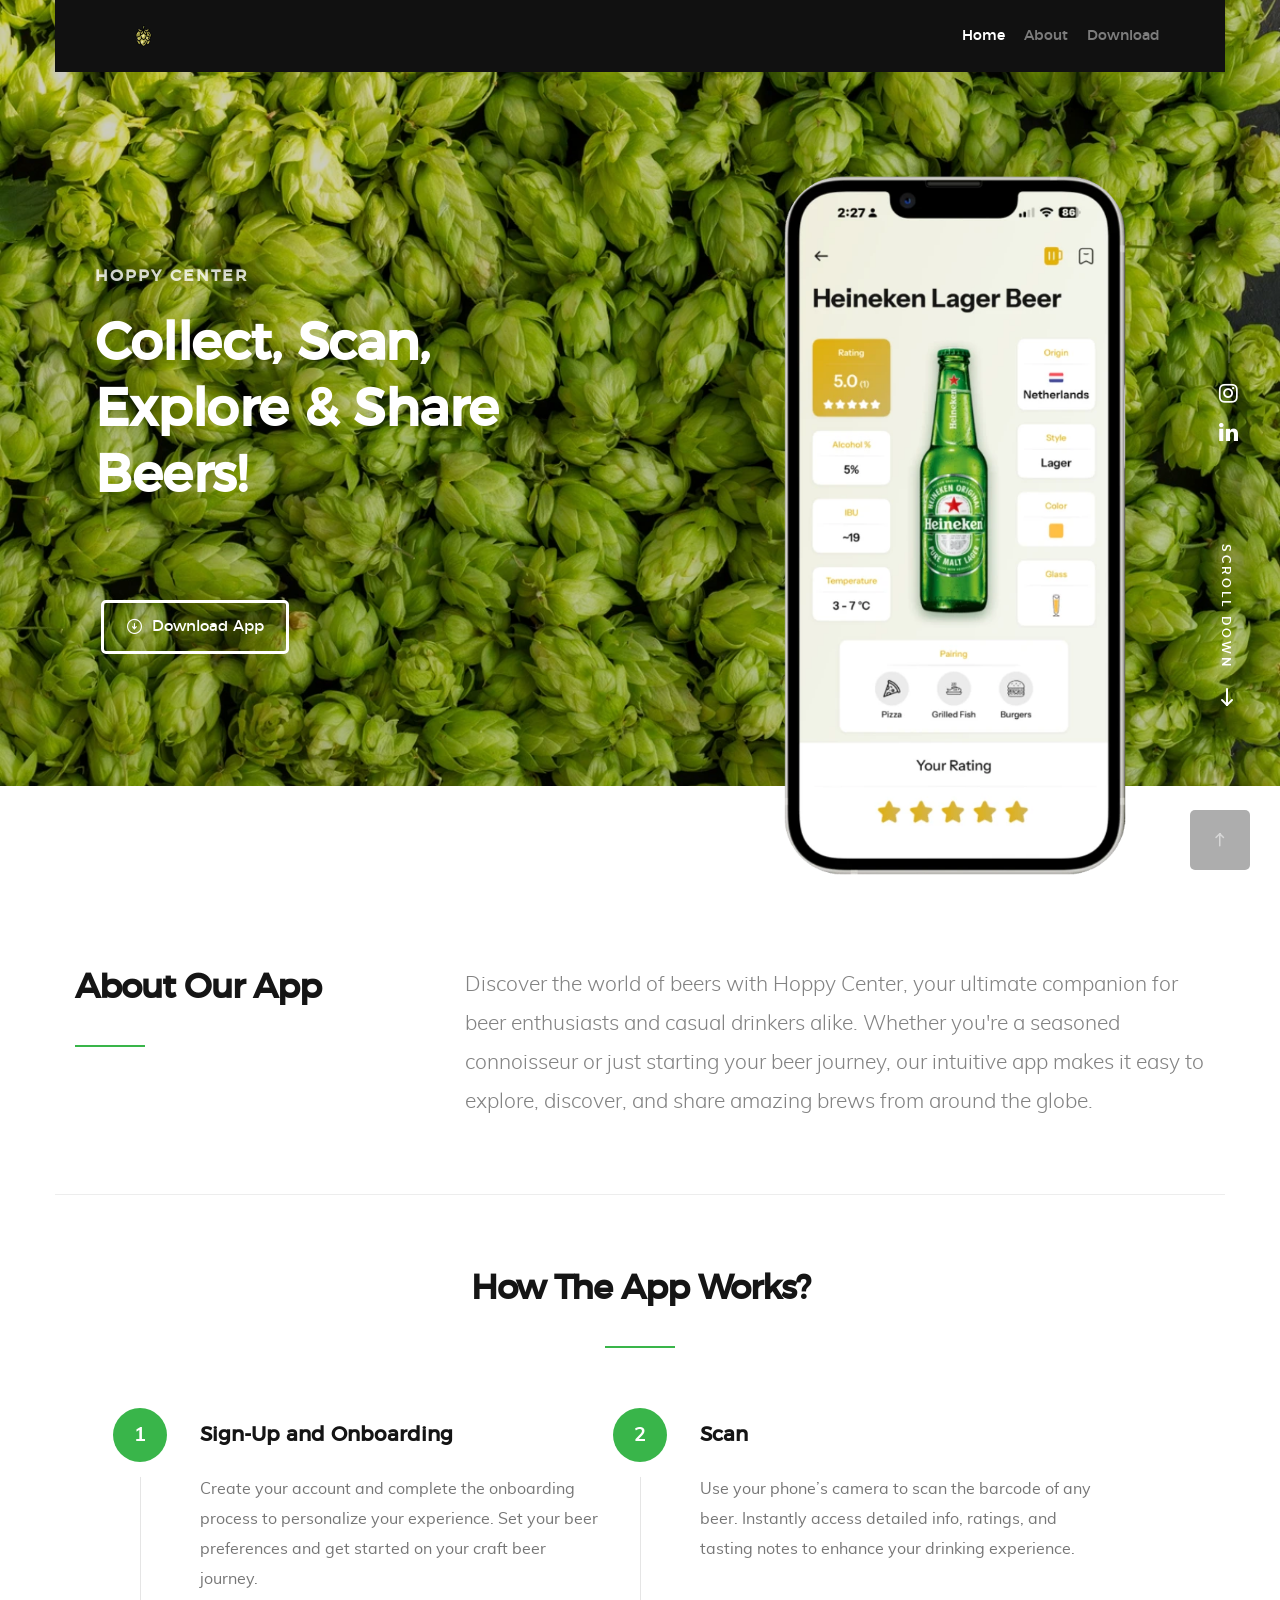
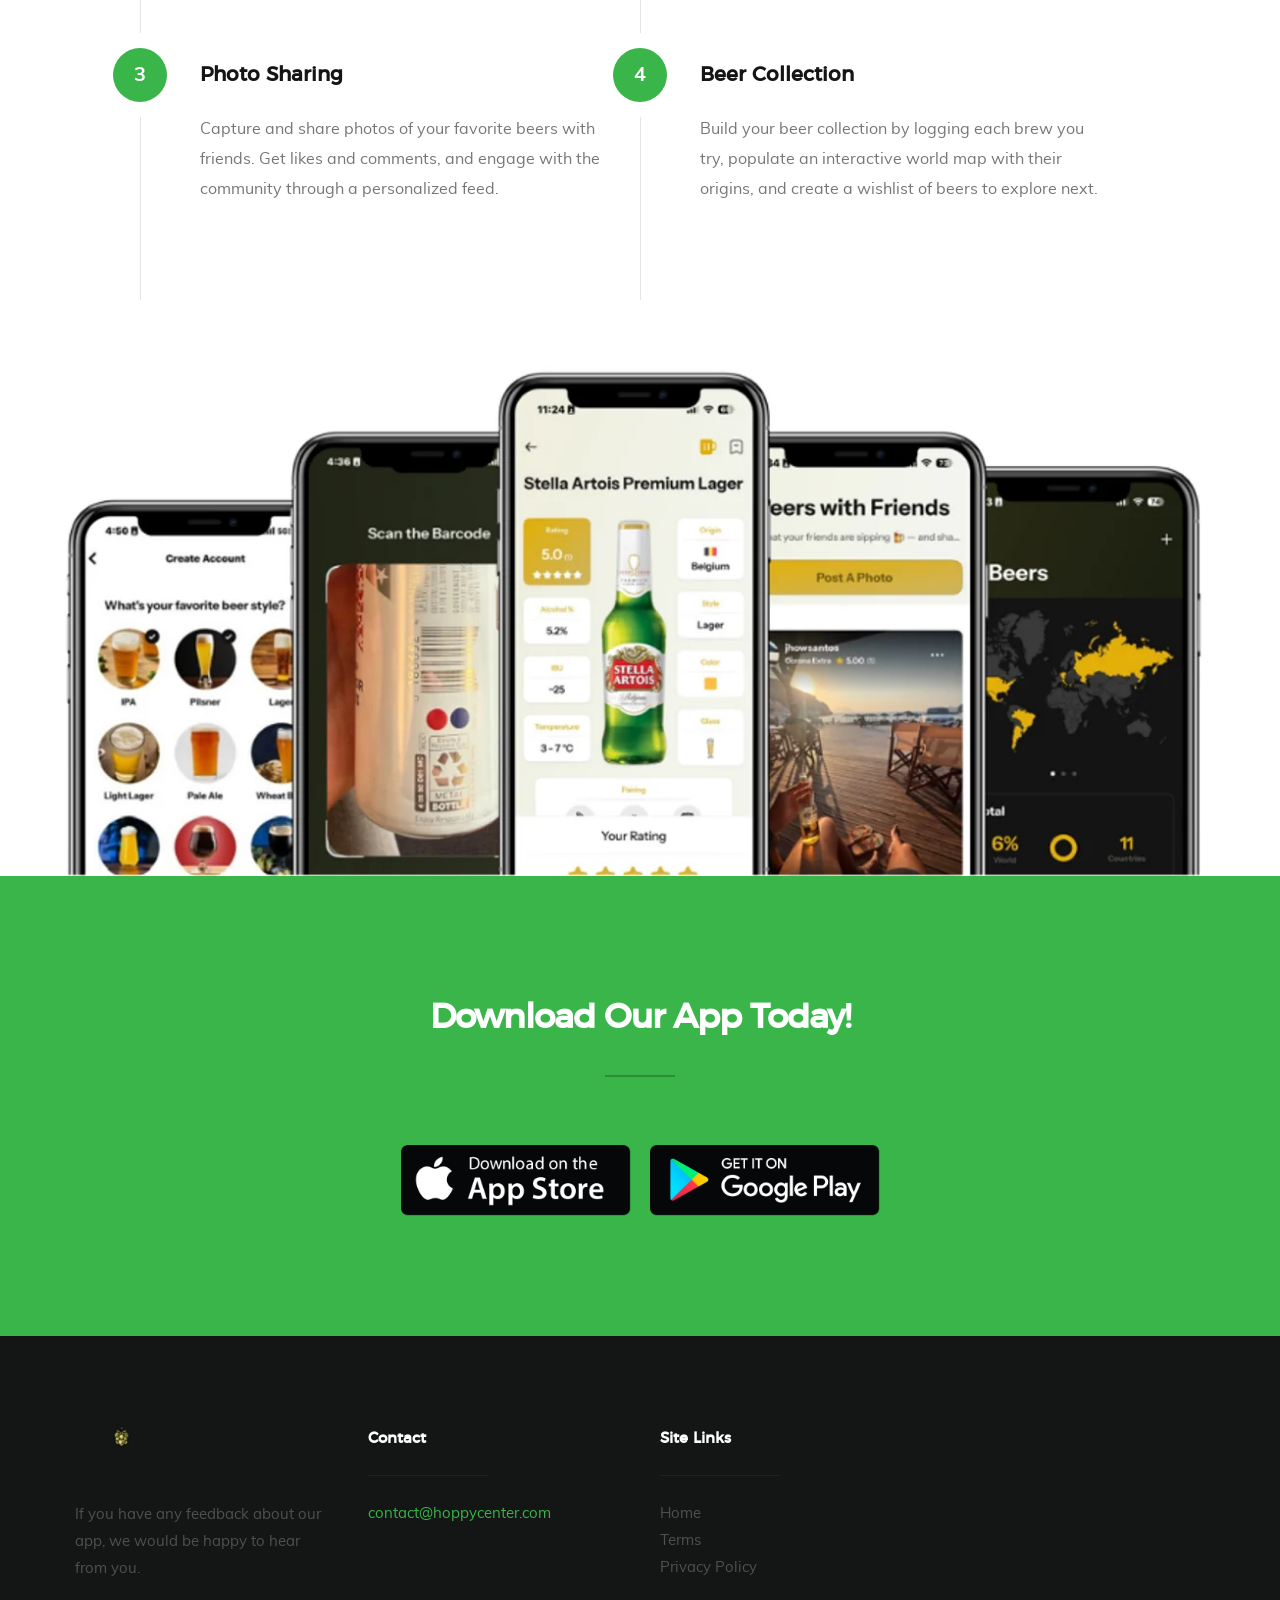
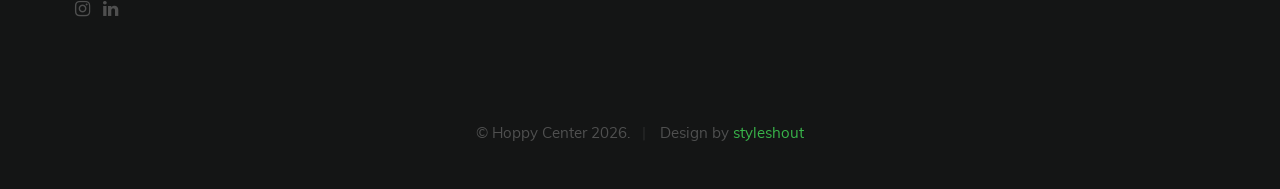
<file: index.html>
<!DOCTYPE html>
<!--[if lt IE 9 ]><html class="no-js oldie" lang="en"> <![endif]-->
<!--[if IE 9 ]><html class="no-js oldie ie9" lang="en"> <![endif]-->
<!--[if (gte IE 9)|!(IE)]><!-->
<html class="no-js" lang="en">
<!--<![endif]-->

<head>

    <!--- basic page needs
   ================================================== -->
    <meta charset="utf-8">
    <title>Hoppy Center</title>
    <meta name="description" content="Hoppy Center is the ultimate app for beer lovers — scan barcodes, rate and collect beers, share photos with friends, and map your beer journey around the world. Available on iOS and Android.">
    <meta name="author" content="Hoppy Center">

    <!-- smart app banner (iOS Safari)
   ================================================== -->
    <meta name="apple-itunes-app" content="app-id=6748838902">

    <!-- social sharing / open graph
   ================================================== -->
    <link rel="canonical" href="https://hoppycenter.com/">
    <meta property="og:title" content="Hoppy Center — Collect, Scan, Explore &amp; Share Beers!">
    <meta property="og:description" content="Scan barcodes, rate and collect beers, share photos with friends, and map your beer journey around the world. Available on iOS and Android.">
    <meta property="og:type" content="website">
    <meta property="og:url" content="https://hoppycenter.com/">
    <meta property="og:image" content="https://hoppycenter.com/images/app-screens-1200.png">
    <meta property="og:image:width" content="1193">
    <meta property="og:image:height" content="526">
    <meta name="twitter:card" content="summary_large_image">
    <meta name="twitter:title" content="Hoppy Center — Collect, Scan, Explore &amp; Share Beers!">
    <meta name="twitter:description" content="Scan barcodes, rate and collect beers, share photos with friends, and map your beer journey around the world. Available on iOS and Android.">
    <meta name="twitter:image" content="https://hoppycenter.com/images/app-screens-1200.png">

    <!-- structured data
   ================================================== -->
    <script type="application/ld+json">
    {
      "@context": "https://schema.org",
      "@type": "MobileApplication",
      "name": "Hoppy Center",
      "operatingSystem": "iOS, Android",
      "applicationCategory": "LifestyleApplication",
      "description": "Scan barcodes, rate and collect beers, share photos with friends, and map your beer journey around the world.",
      "url": "https://hoppycenter.com/",
      "image": "https://hoppycenter.com/images/app-screens-1200.png",
      "offers": {
        "@type": "Offer",
        "price": "0",
        "priceCurrency": "USD"
      },
      "installUrl": [
        "https://apps.apple.com/app/hoppy-center/id6748838902",
        "https://play.google.com/store/apps/details?id=com.jhowsantos.beer"
      ]
    }
    </script>

    <!-- mobile specific metas
   ================================================== -->
    <meta name="viewport" content="width=device-width, initial-scale=1">
    <meta http-equiv="Content-Security-Policy" content="default-src 'self'; script-src 'self'; style-src 'self' 'unsafe-inline'; img-src 'self' data:; font-src 'self' data:; connect-src 'self' https://*.amplitude.com; object-src 'none'; base-uri 'self'; form-action 'self'">

    <!-- CSS
   ================================================== -->
    <link rel="stylesheet" href="css/base.css">
    <link rel="stylesheet" href="css/vendor.css">
    <link rel="stylesheet" href="css/main.css">

    <!-- script
   ================================================== -->
    <script src="js/modernizr.js"></script>
    <script src="js/pace.min.js"></script>

    <!-- favicons
	================================================== -->
    <link rel="shortcut icon" href="favicon.ico" type="image/x-icon">
    <link rel="icon" href="favicon.ico" type="image/x-icon">

</head>

<body id="top">

    <!-- header 
   ================================================== -->
   <header id="header" class="row">   

   		<div class="header-logo">
	        <a href="index.html">Hoppy Center</a>
	    </div>

	   	<nav id="header-nav-wrap">
			<ul class="header-main-nav">
				<li class="current"><a class="smoothscroll"  href="#home" title="home">Home</a></li>
                <li><a class="smoothscroll"  href="#about" title="about">About</a></li>
				<li><a class="smoothscroll"  href="#download" title="download">Download</a></li>	
			</ul>

		</nav>

		<a class="header-menu-toggle" href="#"><span>Menu</span></a>    	
   	
   </header> <!-- /header -->


   <!-- home
   ================================================== -->
   <section id="home" data-parallax="scroll" data-image-src="images/hero-bg.webp" data-natural-width=3000 data-natural-height=2000>

        <div class="overlay"></div>
        <div class="home-content">        

            <div class="row contents">                     
                <div class="home-content-left">

                    <h3 class="site-name" data-aos="fade-up">Hoppy Center</h3>

                    <h1 data-aos="fade-up">
                        Collect, Scan, <br>
                        Explore & Share Beers! <br>
            
                    </h1>

                    <div class="buttons" data-aos="fade-up">
                        <a href="#download" class="smoothscroll button stroke">
                            <span class="icon-circle-down" aria-hidden="true"></span>
                            Download App
                        </a>
                    </div>                                         

                </div>

                <div class="home-image-right">
                    <img src="images/iphone-app-470.webp"
                        srcset="images/iphone-app-470.webp 1x, images/iphone-app-940.webp 2x"
                        data-aos="fade-up">
                </div>
            </div>

        </div> <!-- end home-content -->

        <ul class="home-social-list">
            <li>
                <a href="https://www.instagram.com/hoppycenter/?utm_source=ig_web_button_share_sheet" target="_blank" rel="noopener noreferrer"><i class="fa fa-instagram"></i></a>
            </li>
            <li>
                <a href="https://www.linkedin.com/company/hoppy-center" target="_blank" rel="noopener noreferrer"><i class="fa fa-linkedin"></i></a>
            </li>
        </ul>
        <!-- end home-social-list -->

        <div class="home-scrolldown">
            <a href="#about" class="scroll-icon smoothscroll">
                <span>Scroll Down</span>
                <i class="icon-arrow-right" aria-hidden="true"></i>
            </a>
        </div>
        </div>
        </div>
        </div>

    </section> <!-- end home -->  


    <!-- about
    ================================================== -->
    
    <section id="about">

        <div class="row about-intro">

            <div class="col-four">
                <h1 class="intro-header" data-aos="fade-up">About Our App</h1>
            </div>
            <div class="col-eight">
                <p class="lead" data-aos="fade-up">
                    Discover the world of beers with Hoppy Center, your ultimate companion for beer enthusiasts and casual drinkers alike. Whether you're a seasoned connoisseur or just starting your beer journey, our intuitive app makes it easy to explore, discover, and share amazing brews from around the globe.
                </p>
            </div>                       
            
        </div>

        <div class="row about-how">
          
            <h1 class="intro-header" data-aos="fade-up">How The App Works?</h1>           

            <div class="about-how-content" data-aos="fade-up">
                <div class="about-how-steps block-1-2 block-tab-full group">

                    <div class="bgrid step" data-item="1">
                        <h3>Sign-Up and Onboarding</h3>
                        <p>Create your account and complete the onboarding process to personalize your experience. Set your beer preferences and get started on your craft beer journey.
                        </p> 
                    </div>

                    <div class="bgrid step" data-item="2">
                        <h3>Scan</h3>
                        <p>Use your phone’s camera to scan the barcode of any beer. Instantly access detailed info, ratings, and tasting notes to enhance your drinking experience.
                        </p>
                    </div>               
               
                    <div class="bgrid step" data-item="3">
                        <h3>Photo Sharing</h3>
                        <p>Capture and share photos of your favorite beers with friends. Get likes and comments, and engage with the community through a personalized feed.
                        </p>
                    </div>

                    <div class="bgrid step" data-item="4">
                        <h3>Beer Collection</h3>
                        <p>Build your beer collection by logging each brew you try, populate an interactive world map with their origins, and create a wishlist of beers to explore next.
                        </p>
                    </div>  

                </div>           
           </div> <!-- end about-how-content -->

        </div> <!-- end about-how -->

        <div class="row about-bottom-image">

           <picture>
                <source type="image/webp"
                        srcset="images/app-screens-600.webp 600w,
                                images/app-screens-1200.webp 1193w"
                        sizes="(max-width: 1230px) 94vw, 1170px">
                <img src="images/app-screens-1200.png"
                     alt="Hoppy Center app screenshots" data-aos="fade-up">
           </picture>

        </div>  <!-- end about-bottom-image -->       
        
    </section> <!-- end about -->
    

    <!-- download
    ================================================== -->
    <section id="download">

        <div class="row">
            <div class="col-full">
                <h1 class="intro-header"  data-aos="fade-up">Download Our App Today!</h1>

                <p class="lead" data-aos="fade-up">
                    
                </p>

                <ul class="download-badges">
    <li><a href="https://apps.apple.com/app/hoppy-center/id6748838902" title="" class="badge-appstore" data-aos="fade-up">App Store</a></li>
    <li><a href="https://play.google.com/store/apps/details?id=com.jhowsantos.beer" title="" class="badge-googleplay" data-aos="fade-up">Google Play</a></li>
</ul>

            </div>
        </div>

    </section> <!-- end download -->    


    <!-- footer
    ================================================== -->
    <footer>

        <div class="footer-main">
            <div class="row">  

                <div class="col-three md-1-3 tab-full footer-info">            

                    <div class="footer-logo"></div>

                    <p>
                    If you have any feedback about our app, we would be happy to hear from you.
                    </p>

                    <ul class="footer-social-list">
                        <li>
                            <a href="https://www.instagram.com/hoppycenter/?utm_source=ig_web_button_share_sheet" target="_blank" rel="noopener noreferrer"><i class="fa fa-instagram"></i></a>
                        </li>
                        <li>
                            <a href="https://www.linkedin.com/company/hoppy-center" target="_blank" rel="noopener noreferrer"><i class="fa fa-linkedin"></i></a>
                        </li>
                    </ul>
                    
                    
                </div> <!-- end footer-info -->

                <div class="col-three md-1-3 tab-1-2 mob-full footer-contact">

                    <h4>Contact</h4>

                    <p>
                    <a href="mailto:contact@hoppycenter.com?subject=Hello%20Hoppy%20Center&body=Hi%20Team">contact@hoppycenter.com</a><br>
                
                    </p>                    

                </div> <!-- end footer-contact -->  

                <div class="col-two md-1-3 tab-1-2 mob-full footer-site-links">

                    <h4>Site Links</h4>

                    <ul class="list-links">
                        <li><a class="smoothscroll" href="#home">Home</a></li>
                        <li><a href="https://hoppycenter.com/Terms/terms.html" target="_blank" rel="noopener noreferrer">Terms</a></li>
                        <li><a href="https://hoppycenter.com/privacy-policy/privacy-policy.html" target="_blank" rel="noopener noreferrer">Privacy Policy</a></li>
                    </ul>
                            
                </div> <!-- end footer-site-links --> 

                
                            
                </div> <!-- end footer-subscribe -->         

            </div> <!-- /row -->
        </div> <!-- end footer-main -->


      <div class="footer-bottom">

      	<div class="row">

      		<div class="col-twelve">
	      		<div class="copyright">
		         	<span>© Hoppy Center 2026.</span>
		         	<span>Design by <a href="https://www.styleshout.com/" target="_blank" rel="noopener noreferrer">styleshout</a></span>
		         </div>

		         <div id="go-top">
		            <a class="smoothscroll" title="Back to Top" href="#top"><i class="icon-arrow-up"></i></a>
		         </div>         
	      	</div>

      	</div> <!-- end footer-bottom -->     	

      </div>

    </footer>

    <div id="preloader"> 
    	<div id="loader"></div>
    </div>  

    <!-- Java Script
    ================================================== -->
    <script src="js/jquery-3.7.1.min.js"></script>
    <script src="js/plugins.js"></script>
    <script src="js/main.js"></script>

    <!-- analytics (Amplitude, self-hosted)
    ================================================== -->
    <script src="js/amplitude-2.45.5.min.js"></script>
    <script src="js/analytics.js"></script>

</body>

</html>
</file>
<file: css/base.css>
/* =================================================================== 
 *
 *  Dazzle v1.0 Base Stylesheet
 *  04-27-2017
 *  ------------------------------------------------------------------
 *
 *  TOC:
 *  01. reset 
 *  02. basic/base setup styles
 *  03. grid
 *  04. block grids
 *  05. MISC
 *
 * =================================================================== */


/* ===================================================================
 *  01. reset  
 *  normalize.css v5.0.0 | MIT License | 
 *  github.com/necolas/normalize.css
 *
 * ------------------------------------------------------------------- */

html {
  font-family: sans-serif;
  line-height: 1.15;
  -ms-text-size-adjust: 100%;
  -webkit-text-size-adjust: 100%;
}

body {
  margin: 0;
}

article,
aside,
footer,
header,
nav,
section {
  display: block;
}

h1 {
  font-size: 2em;
  margin: 0.67em 0;
}

figcaption,
figure,
main {
  display: block;
}

figure {
  margin: 1em 40px;
}

hr {
  box-sizing: content-box;
  height: 0;
  overflow: visible;
}

pre {
  font-family: monospace, monospace;
  font-size: 1em;
}

a {
  background-color: transparent;
  -webkit-text-decoration-skip: objects;
}

a:active,
a:hover {
  outline-width: 0;
}

abbr[title] {
  border-bottom: none;
  text-decoration: underline;
  text-decoration: underline dotted;
}

b,
strong {
  font-weight: inherit;
}

b,
strong {
  font-weight: bolder;
}

code,
kbd,
samp {
  font-family: monospace, monospace;
  font-size: 1em;
}

dfn {
  font-style: italic;
}

mark {
  background-color: #ff0;
  color: #000;
}

small {
  font-size: 80%;
}

sub,
sup {
  font-size: 75%;
  line-height: 0;
  position: relative;
  vertical-align: baseline;
}

sub {
  bottom: -0.25em;
}

sup {
  top: -0.5em;
}

audio,
video {
  display: inline-block;
}

audio:not([controls]) {
  display: none;
  height: 0;
}

img {
  border-style: none;
}

svg:not(:root) {
  overflow: hidden;
}

button,
input,
optgroup,
select,
textarea {
  font-family: sans-serif;
  font-size: 100%;
  line-height: 1.15;
  margin: 0;
}

button,
input {
  overflow: visible;
}

button,
select {
  text-transform: none;
}

button,
html [type="button"],
[type="reset"],
[type="submit"] {
  -webkit-appearance: button;
}

button::-moz-focus-inner,
[type="button"]::-moz-focus-inner,
[type="reset"]::-moz-focus-inner,
[type="submit"]::-moz-focus-inner {
  border-style: none;
  padding: 0;
}

button:-moz-focusring,
[type="button"]:-moz-focusring,
[type="reset"]:-moz-focusring,
[type="submit"]:-moz-focusring {
  outline: 1px dotted ButtonText;
}

fieldset {
  border: 1px solid #c0c0c0;
  margin: 0 2px;
  padding: 0.35em 0.625em 0.75em;
}

legend {
  box-sizing: border-box;
  color: inherit;
  display: table;
  max-width: 100%;
  padding: 0;
  white-space: normal;
}

progress {
  display: inline-block;
  vertical-align: baseline;
}

textarea {
  overflow: auto;
}

[type="checkbox"],
[type="radio"] {
  box-sizing: border-box;
  padding: 0;
}

[type="number"]::-webkit-inner-spin-button,
[type="number"]::-webkit-outer-spin-button {
  height: auto;
}

[type="search"] {
  -webkit-appearance: textfield;
  outline-offset: -2px;
}

[type="search"]::-webkit-search-cancel-button,
[type="search"]::-webkit-search-decoration {
  -webkit-appearance: none;
}

::-webkit-file-upload-button {
  -webkit-appearance: button;
  font: inherit;
}

details,
menu {
  display: block;
}

summary {
  display: list-item;
}

canvas {
  display: inline-block;
}

template {
  display: none;
}

[hidden] {
  display: none;
}


/* ===================================================================
 *  02. basic/base setup styles - (_basic.scss)
 *
 * ------------------------------------------------------------------- */

html {
  font-size: 62.5%;
  box-sizing: border-box;
}

*,
*::before,
*::after {
  box-sizing: inherit;
}

body {
  font-weight: normal;
  line-height: 1;
  text-rendering: optimizeLegibility;
  word-wrap: break-word;
  -webkit-overflow-scrolling: touch;
  -webkit-text-size-adjust: none;
}

body,
input,
button {
  -moz-osx-font-smoothing: grayscale;
  -webkit-font-smoothing: antialiased;
}


/* ------------------------------------------------------------------- 
 * Media - (_basic.scss)
 * ------------------------------------------------------------------- */

img,
video {
  max-width: 100%;
  height: auto;
}


/* ------------------------------------------------------------------- 
 * Typography resets - (_basic.scss)
 * ------------------------------------------------------------------- */

div, dl, dt, dd, ul, ol, li, h1, h2, h3, h4, h5, h6, pre, form, p, blockquote, th, td {
  margin: 0;
  padding: 0;
}

h1, h2, h3, h4, h5, h6 {
  -webkit-font-variant-ligatures: common-ligatures;
  -moz-font-variant-ligatures: common-ligatures;
  font-variant-ligatures: common-ligatures;
  text-rendering: optimizeLegibility;
}

em,
i {
  font-style: italic;
  line-height: inherit;
}

strong,
b {
  font-weight: bold;
  line-height: inherit;
}

small {
  font-size: 60%;
  line-height: inherit;
}

ol,
ul {
  list-style: none;
}

li {
  display: block;
}


/* ------------------------------------------------------------------- 
 * links - (_basic.scss)
 * ------------------------------------------------------------------- */

a {
  text-decoration: none;
  line-height: inherit;
}

a img {
  border: none;
}


/* ------------------------------------------------------------------- 
 * inputs - (_basic.scss)
 * ------------------------------------------------------------------- */

fieldset {
  margin: 0;
  padding: 0;
}

input[type="email"],
input[type="number"],
input[type="search"],
input[type="text"],
input[type="tel"],
input[type="url"],
input[type="password"],
textarea {
  -webkit-appearance: none;
  -moz-appearance: none;
  -ms-appearance: none;
  -o-appearance: none;
  appearance: none;
}


/* ===================================================================
 *  03. grid - (_grid.scss)
 *
 * ------------------------------------------------------------------- */

.row {
  width: 94%;
  max-width: 1170px;
  margin: 0 auto;
}

.row:after {
  content: "";
  display: table;
  clear: both;
}

.row .row {
  width: auto;
  max-width: none;
  margin-left: -20px;
  margin-right: -20px;
}

[class*="col-"],
.bgrid {
  float: left;
}

[class*="col-"]+[class*="col-"].end {
  float: right;
}

[class*="col-"] {
  padding: 0 20px;
}

.col-one {
  width: 8.33333%;
}

.col-two,
.col-1-6 {
  width: 16.66667%;
}

.col-three,
.col-1-4 {
  width: 25%;
}

.col-four,
.col-1-3 {
  width: 33.33333%;
}

.col-five {
  width: 41.66667%;
}

.col-six,
.col-1-2 {
  width: 50%;
}

.col-seven {
  width: 58.33333%;
}

.col-eight,
.col-2-3 {
  width: 66.66667%;
}

.col-nine,
.col-3-4 {
  width: 75%;
}

.col-ten,
.col-5-6 {
  width: 83.33333%;
}

.col-eleven {
  width: 91.66667%;
}

.col-twelve,
.col-full {
  width: 100%;
}


/* ------------------------------------------------------------------- 
 * medium size devices - (_grid.scss)
 * ------------------------------------------------------------------- */

@media only screen and (max-width: 1024px) {
  .row .row {
    margin-left: -18px;
    margin-right: -18px;
  }
  [class*="col-"] {
    padding: 0 18px;
  }
  .md-two,
  .md-1-6 {
    width: 16.66667%;
  }
  .md-one {
    width: 8.33333%;
  }
  .md-three,
  .md-1-4 {
    width: 25%;
  }
  .md-four,
  .md-1-3 {
    width: 33.33333%;
  }
  .md-five {
    width: 41.66667%;
  }
  .md-six,
  .md-1-2 {
    width: 50%;
  }
  .md-seven {
    width: 58.33333%;
  }
  .md-eight,
  .md-2-3 {
    width: 66.66667%;
  }
  .md-nine,
  .md-3-4 {
    width: 75%;
  }
  .md-ten,
  .md-5-6 {
    width: 83.33333%;
  }
  .md-eleven {
    width: 91.66667%;
  }
  .md-twelve,
  .md-full {
    width: 100%;
  }
}


/* ------------------------------------------------------------------- 
 * tablets - (_grid.scss)
 * ------------------------------------------------------------------- */

@media only screen and (max-width: 768px) {
  .row {
    width: auto;
    padding-left: 30px;
    padding-right: 30px;
  }
  .row .row {
    padding-left: 0;
    padding-right: 0;
    margin-left: -15px;
    margin-right: -15px;
  }
  [class*="col-"] {
    padding: 0 15px;
  }
  .tab-1-4 {
    width: 25%;
  }
  .tab-1-3 {
    width: 33.33333%;
  }
  .tab-1-2 {
    width: 50%;
  }
  .tab-2-3 {
    width: 66.66667%;
  }
  .tab-3-4 {
    width: 75%;
  }
  .tab-full {
    width: 100%;
  }
}


/* ------------------------------------------------------------------- 
 *  mobile devices - (_grid.scss)
 * ------------------------------------------------------------------- */

@media only screen and (max-width: 600px) {
  .row {
    padding-left: 25px;
    padding-right: 25px;
  }
  .row .row {
    margin-left: -10px;
    margin-right: -10px;
  }
  [class*="col-"] {
    padding: 0 10px;
  }
  .mob-1-4 {
    width: 25%;
  }
  .mob-1-3 {
    width: 33.33333%;
  }
  .mob-1-2 {
    width: 50%;
  }
  .mob-2-3 {
    width: 66.66667%;
  }
  .mob-3-4 {
    width: 75%;
  }
  .mob-full {
    width: 100%;
  }
}


/* ------------------------------------------------------------------- 
 * small mobile devices - (_grid.scss)
 * ------------------------------------------------------------------- */

@media only screen and (max-width: 400px) {
  .row .row {
    padding-left: 0;
    padding-right: 0;
    margin-left: 0;
    margin-right: 0;
  }
  [class*="col-"] {
    width: 100% !important;
    float: none !important;
    clear: both !important;
    margin-left: 0;
    margin-right: 0;
    padding: 0;
  }
  [class*="col-"]+[class*="col-"].end {
    float: none;
  }
}


/* ===================================================================
 *  04. block grids - (_grid.scss)
 *
 * ------------------------------------------------------------------- */

[class*="block-"]:after {
  content: "";
  display: table;
  clear: both;
}

.block-1-6 .bgrid {
  width: 16.66667%;
}

.block-1-5 .bgrid {
  width: 20%;
}

.block-1-4 .bgrid {
  width: 25%;
}

.block-1-3 .bgrid {
  width: 33.33333%;
}

.block-1-2 .bgrid {
  width: 50%;
}


/**
 * Clearing for block grid columns. Allow columns with 
 * different heights to align properly.
 */

.block-1-6 .bgrid:nth-child(6n+1),
.block-1-5 .bgrid:nth-child(5n+1),
.block-1-4 .bgrid:nth-child(4n+1),
.block-1-3 .bgrid:nth-child(3n+1),
.block-1-2 .bgrid:nth-child(2n+1) {
  clear: both;
}


/* ------------------------------------------------------------------- 
 * medium size devices - (_grid.scss)
 * ------------------------------------------------------------------- */

@media only screen and (max-width: 1024px) {
  .block-m-1-6 .bgrid {
    width: 16.66667%;
  }
  .block-m-1-5 .bgrid {
    width: 20%;
  }
  .block-m-1-4 .bgrid {
    width: 25%;
  }
  .block-m-1-3 .bgrid {
    width: 33.33333%;
  }
  .block-m-1-2 .bgrid {
    width: 50%;
  }
  .block-m-full .bgrid {
    width: 100%;
    clear: both;
  }
  [class*="block-m-"] .bgrid:nth-child(n) {
    clear: none;
  }
  .block-m-1-6 .bgrid:nth-child(6n+1),
  .block-m-1-5 .bgrid:nth-child(5n+1),
  .block-m-1-4 .bgrid:nth-child(4n+1),
  .block-m-1-3 .bgrid:nth-child(3n+1),
  .block-m-1-2 .bgrid:nth-child(2n+1) {
    clear: both;
  }
}


/* ------------------------------------------------------------------- 
 * tablets - (_grid.scss)
 * ------------------------------------------------------------------- */

@media only screen and (max-width: 768px) {
  .block-tab-1-6 .bgrid {
    width: 16.66667%;
  }
  .block-tab-1-5 .bgrid {
    width: 20%;
  }
  .block-tab-1-4 .bgrid {
    width: 25%;
  }
  .block-tab-1-3 .bgrid {
    width: 33.33333%;
  }
  .block-tab-1-2 .bgrid {
    width: 50%;
  }
  .block-tab-full .bgrid {
    width: 100%;
    clear: both;
  }
  [class*="block-tab-"] .bgrid:nth-child(n) {
    clear: none;
  }
  .block-tab-1-6 .bgrid:nth-child(6n+1),
  .block-tab-1-6 .bgrid:nth-child(5n+1),
  .block-tab-1-4 .bgrid:nth-child(4n+1),
  .block-tab-1-3 .bgrid:nth-child(3n+1),
  .block-tab-1-2 .bgrid:nth-child(2n+1) {
    clear: both;
  }
}


/* ------------------------------------------------------------------- 
 * mobile devices - (_grid.scss)
 * ------------------------------------------------------------------- */

@media only screen and (max-width: 600px) {
  .block-mob-1-6 .bgrid {
    width: 16.66667%;
  }
  .block-mob-1-5 .bgrid {
    width: 20%;
  }
  .block-mob-1-4 .bgrid {
    width: 25%;
  }
  .block-mob-1-3 .bgrid {
    width: 33.33333%;
  }
  .block-mob-1-2 .bgrid {
    width: 50%;
  }
  .block-mob-full .bgrid {
    width: 100%;
    clear: both;
  }
  [class*="block-mob-"] .bgrid:nth-child(n) {
    clear: none;
  }
  .block-mob-1-6 .bgrid:nth-child(6n+1),
  .block-mob-1-5 .bgrid:nth-child(5n+1),
  .block-mob-1-4 .bgrid:nth-child(4n+1),
  .block-mob-1-3 .bgrid:nth-child(3n+1),
  .block-mob-1-2 .bgrid:nth-child(2n+1) {
    clear: both;
  }
}


/* ------------------------------------------------------------------- 
 * stack on small mobile devices - (_grid.scss)
 * ------------------------------------------------------------------- */

@media only screen and (max-width: 400px) {
  .stack .bgrid {
    width: 100% !important;
    float: none !important;
    clear: both !important;
    margin-left: 0;
    margin-right: 0;
  }
}


/* ===================================================================
 *  05. MISC  - (_grid.scss)
 *
 * ------------------------------------------------------------------- */

.group:after {
  content: "";
  display: table;
  clear: both;
}


/* Misc Helper Styles */

.is-hidden {
  display: none;
}

.is-invisible {
  visibility: hidden;
}

.antialiased {
  -webkit-font-smoothing: antialiased;
  -moz-osx-font-smoothing: grayscale;
}

.overflow-hidden {
  overflow: hidden;
}

.remove-bottom {
  margin-bottom: 0;
}

.half-bottom {
  margin-bottom: 1.5rem !important;
}

.add-bottom {
  margin-bottom: 3rem !important;
}

.no-border {
  border: none;
}

.full-width {
  width: 100%;
}

.text-center {
  text-align: center;
}

.text-left {
  text-align: left;
}

.text-right {
  text-align: right;
}

.pull-left {
  float: left;
}

.pull-right {
  float: right;
}

.align-center {
  margin-left: auto;
  margin-right: auto;
  text-align: center;
}


/*# sourceMappingURL=base.css.map */
</file>
<file: css/vendor.css>
/* =================================================================== 
 *
 *  Dazzle v1.0 Vendor/Third Party CSS 
 *  04-27-2017
 *  ------------------------------------------------------------------
 *
 *  TOC:
 *  01. animate on scroll
 *  02. owl carousel
 *  03. lity
 *
 * =================================================================== */


/*! 
 *  01. animate on scroll 
 *  https://michalsnik.github.io/aos/
 *
 */

[data-aos][data-aos][data-aos-duration='50'],
body[data-aos-duration='50'] [data-aos] {
  transition-duration: 50ms;
}

[data-aos][data-aos][data-aos-delay='50'],
body[data-aos-delay='50'] [data-aos] {
  transition-delay: 0;
}

[data-aos][data-aos][data-aos-delay='50'].aos-animate,
body[data-aos-delay='50'] [data-aos].aos-animate {
  transition-delay: 50ms;
}

[data-aos][data-aos][data-aos-duration='100'],
body[data-aos-duration='100'] [data-aos] {
  transition-duration: .1s;
}

[data-aos][data-aos][data-aos-delay='100'],
body[data-aos-delay='100'] [data-aos] {
  transition-delay: 0;
}

[data-aos][data-aos][data-aos-delay='100'].aos-animate,
body[data-aos-delay='100'] [data-aos].aos-animate {
  transition-delay: .1s;
}

[data-aos][data-aos][data-aos-duration='150'],
body[data-aos-duration='150'] [data-aos] {
  transition-duration: .15s;
}

[data-aos][data-aos][data-aos-delay='150'],
body[data-aos-delay='150'] [data-aos] {
  transition-delay: 0;
}

[data-aos][data-aos][data-aos-delay='150'].aos-animate,
body[data-aos-delay='150'] [data-aos].aos-animate {
  transition-delay: .15s;
}

[data-aos][data-aos][data-aos-duration='200'],
body[data-aos-duration='200'] [data-aos] {
  transition-duration: .2s;
}

[data-aos][data-aos][data-aos-delay='200'],
body[data-aos-delay='200'] [data-aos] {
  transition-delay: 0;
}

[data-aos][data-aos][data-aos-delay='200'].aos-animate,
body[data-aos-delay='200'] [data-aos].aos-animate {
  transition-delay: .2s;
}

[data-aos][data-aos][data-aos-duration='250'],
body[data-aos-duration='250'] [data-aos] {
  transition-duration: .25s;
}

[data-aos][data-aos][data-aos-delay='250'],
body[data-aos-delay='250'] [data-aos] {
  transition-delay: 0;
}

[data-aos][data-aos][data-aos-delay='250'].aos-animate,
body[data-aos-delay='250'] [data-aos].aos-animate {
  transition-delay: .25s;
}

[data-aos][data-aos][data-aos-duration='300'],
body[data-aos-duration='300'] [data-aos] {
  transition-duration: .3s;
}

[data-aos][data-aos][data-aos-delay='300'],
body[data-aos-delay='300'] [data-aos] {
  transition-delay: 0;
}

[data-aos][data-aos][data-aos-delay='300'].aos-animate,
body[data-aos-delay='300'] [data-aos].aos-animate {
  transition-delay: .3s;
}

[data-aos][data-aos][data-aos-duration='350'],
body[data-aos-duration='350'] [data-aos] {
  transition-duration: .35s;
}

[data-aos][data-aos][data-aos-delay='350'],
body[data-aos-delay='350'] [data-aos] {
  transition-delay: 0;
}

[data-aos][data-aos][data-aos-delay='350'].aos-animate,
body[data-aos-delay='350'] [data-aos].aos-animate {
  transition-delay: .35s;
}

[data-aos][data-aos][data-aos-duration='400'],
body[data-aos-duration='400'] [data-aos] {
  transition-duration: .4s;
}

[data-aos][data-aos][data-aos-delay='400'],
body[data-aos-delay='400'] [data-aos] {
  transition-delay: 0;
}

[data-aos][data-aos][data-aos-delay='400'].aos-animate,
body[data-aos-delay='400'] [data-aos].aos-animate {
  transition-delay: .4s;
}

[data-aos][data-aos][data-aos-duration='450'],
body[data-aos-duration='450'] [data-aos] {
  transition-duration: .45s;
}

[data-aos][data-aos][data-aos-delay='450'],
body[data-aos-delay='450'] [data-aos] {
  transition-delay: 0;
}

[data-aos][data-aos][data-aos-delay='450'].aos-animate,
body[data-aos-delay='450'] [data-aos].aos-animate {
  transition-delay: .45s;
}

[data-aos][data-aos][data-aos-duration='500'],
body[data-aos-duration='500'] [data-aos] {
  transition-duration: .5s;
}

[data-aos][data-aos][data-aos-delay='500'],
body[data-aos-delay='500'] [data-aos] {
  transition-delay: 0;
}

[data-aos][data-aos][data-aos-delay='500'].aos-animate,
body[data-aos-delay='500'] [data-aos].aos-animate {
  transition-delay: .5s;
}

[data-aos][data-aos][data-aos-duration='550'],
body[data-aos-duration='550'] [data-aos] {
  transition-duration: .55s;
}

[data-aos][data-aos][data-aos-delay='550'],
body[data-aos-delay='550'] [data-aos] {
  transition-delay: 0;
}

[data-aos][data-aos][data-aos-delay='550'].aos-animate,
body[data-aos-delay='550'] [data-aos].aos-animate {
  transition-delay: .55s;
}

[data-aos][data-aos][data-aos-duration='600'],
body[data-aos-duration='600'] [data-aos] {
  transition-duration: .6s;
}

[data-aos][data-aos][data-aos-delay='600'],
body[data-aos-delay='600'] [data-aos] {
  transition-delay: 0;
}

[data-aos][data-aos][data-aos-delay='600'].aos-animate,
body[data-aos-delay='600'] [data-aos].aos-animate {
  transition-delay: .6s;
}

[data-aos][data-aos][data-aos-duration='650'],
body[data-aos-duration='650'] [data-aos] {
  transition-duration: .65s;
}

[data-aos][data-aos][data-aos-delay='650'],
body[data-aos-delay='650'] [data-aos] {
  transition-delay: 0;
}

[data-aos][data-aos][data-aos-delay='650'].aos-animate,
body[data-aos-delay='650'] [data-aos].aos-animate {
  transition-delay: .65s;
}

[data-aos][data-aos][data-aos-duration='700'],
body[data-aos-duration='700'] [data-aos] {
  transition-duration: .7s;
}

[data-aos][data-aos][data-aos-delay='700'],
body[data-aos-delay='700'] [data-aos] {
  transition-delay: 0;
}

[data-aos][data-aos][data-aos-delay='700'].aos-animate,
body[data-aos-delay='700'] [data-aos].aos-animate {
  transition-delay: .7s;
}

[data-aos][data-aos][data-aos-duration='750'],
body[data-aos-duration='750'] [data-aos] {
  transition-duration: .75s;
}

[data-aos][data-aos][data-aos-delay='750'],
body[data-aos-delay='750'] [data-aos] {
  transition-delay: 0;
}

[data-aos][data-aos][data-aos-delay='750'].aos-animate,
body[data-aos-delay='750'] [data-aos].aos-animate {
  transition-delay: .75s;
}

[data-aos][data-aos][data-aos-duration='800'],
body[data-aos-duration='800'] [data-aos] {
  transition-duration: .8s;
}

[data-aos][data-aos][data-aos-delay='800'],
body[data-aos-delay='800'] [data-aos] {
  transition-delay: 0;
}

[data-aos][data-aos][data-aos-delay='800'].aos-animate,
body[data-aos-delay='800'] [data-aos].aos-animate {
  transition-delay: .8s;
}

[data-aos][data-aos][data-aos-duration='850'],
body[data-aos-duration='850'] [data-aos] {
  transition-duration: .85s;
}

[data-aos][data-aos][data-aos-delay='850'],
body[data-aos-delay='850'] [data-aos] {
  transition-delay: 0;
}

[data-aos][data-aos][data-aos-delay='850'].aos-animate,
body[data-aos-delay='850'] [data-aos].aos-animate {
  transition-delay: .85s;
}

[data-aos][data-aos][data-aos-duration='900'],
body[data-aos-duration='900'] [data-aos] {
  transition-duration: .9s;
}

[data-aos][data-aos][data-aos-delay='900'],
body[data-aos-delay='900'] [data-aos] {
  transition-delay: 0;
}

[data-aos][data-aos][data-aos-delay='900'].aos-animate,
body[data-aos-delay='900'] [data-aos].aos-animate {
  transition-delay: .9s;
}

[data-aos][data-aos][data-aos-duration='950'],
body[data-aos-duration='950'] [data-aos] {
  transition-duration: .95s;
}

[data-aos][data-aos][data-aos-delay='950'],
body[data-aos-delay='950'] [data-aos] {
  transition-delay: 0;
}

[data-aos][data-aos][data-aos-delay='950'].aos-animate,
body[data-aos-delay='950'] [data-aos].aos-animate {
  transition-delay: .95s;
}

[data-aos][data-aos][data-aos-duration='1000'],
body[data-aos-duration='1000'] [data-aos] {
  transition-duration: 1s;
}

[data-aos][data-aos][data-aos-delay='1000'],
body[data-aos-delay='1000'] [data-aos] {
  transition-delay: 0;
}

[data-aos][data-aos][data-aos-delay='1000'].aos-animate,
body[data-aos-delay='1000'] [data-aos].aos-animate {
  transition-delay: 1s;
}

[data-aos][data-aos][data-aos-duration='1050'],
body[data-aos-duration='1050'] [data-aos] {
  transition-duration: 1.05s;
}

[data-aos][data-aos][data-aos-delay='1050'],
body[data-aos-delay='1050'] [data-aos] {
  transition-delay: 0;
}

[data-aos][data-aos][data-aos-delay='1050'].aos-animate,
body[data-aos-delay='1050'] [data-aos].aos-animate {
  transition-delay: 1.05s;
}

[data-aos][data-aos][data-aos-duration='1100'],
body[data-aos-duration='1100'] [data-aos] {
  transition-duration: 1.1s;
}

[data-aos][data-aos][data-aos-delay='1100'],
body[data-aos-delay='1100'] [data-aos] {
  transition-delay: 0;
}

[data-aos][data-aos][data-aos-delay='1100'].aos-animate,
body[data-aos-delay='1100'] [data-aos].aos-animate {
  transition-delay: 1.1s;
}

[data-aos][data-aos][data-aos-duration='1150'],
body[data-aos-duration='1150'] [data-aos] {
  transition-duration: 1.15s;
}

[data-aos][data-aos][data-aos-delay='1150'],
body[data-aos-delay='1150'] [data-aos] {
  transition-delay: 0;
}

[data-aos][data-aos][data-aos-delay='1150'].aos-animate,
body[data-aos-delay='1150'] [data-aos].aos-animate {
  transition-delay: 1.15s;
}

[data-aos][data-aos][data-aos-duration='1200'],
body[data-aos-duration='1200'] [data-aos] {
  transition-duration: 1.2s;
}

[data-aos][data-aos][data-aos-delay='1200'],
body[data-aos-delay='1200'] [data-aos] {
  transition-delay: 0;
}

[data-aos][data-aos][data-aos-delay='1200'].aos-animate,
body[data-aos-delay='1200'] [data-aos].aos-animate {
  transition-delay: 1.2s;
}

[data-aos][data-aos][data-aos-duration='1250'],
body[data-aos-duration='1250'] [data-aos] {
  transition-duration: 1.25s;
}

[data-aos][data-aos][data-aos-delay='1250'],
body[data-aos-delay='1250'] [data-aos] {
  transition-delay: 0;
}

[data-aos][data-aos][data-aos-delay='1250'].aos-animate,
body[data-aos-delay='1250'] [data-aos].aos-animate {
  transition-delay: 1.25s;
}

[data-aos][data-aos][data-aos-duration='1300'],
body[data-aos-duration='1300'] [data-aos] {
  transition-duration: 1.3s;
}

[data-aos][data-aos][data-aos-delay='1300'],
body[data-aos-delay='1300'] [data-aos] {
  transition-delay: 0;
}

[data-aos][data-aos][data-aos-delay='1300'].aos-animate,
body[data-aos-delay='1300'] [data-aos].aos-animate {
  transition-delay: 1.3s;
}

[data-aos][data-aos][data-aos-duration='1350'],
body[data-aos-duration='1350'] [data-aos] {
  transition-duration: 1.35s;
}

[data-aos][data-aos][data-aos-delay='1350'],
body[data-aos-delay='1350'] [data-aos] {
  transition-delay: 0;
}

[data-aos][data-aos][data-aos-delay='1350'].aos-animate,
body[data-aos-delay='1350'] [data-aos].aos-animate {
  transition-delay: 1.35s;
}

[data-aos][data-aos][data-aos-duration='1400'],
body[data-aos-duration='1400'] [data-aos] {
  transition-duration: 1.4s;
}

[data-aos][data-aos][data-aos-delay='1400'],
body[data-aos-delay='1400'] [data-aos] {
  transition-delay: 0;
}

[data-aos][data-aos][data-aos-delay='1400'].aos-animate,
body[data-aos-delay='1400'] [data-aos].aos-animate {
  transition-delay: 1.4s;
}

[data-aos][data-aos][data-aos-duration='1450'],
body[data-aos-duration='1450'] [data-aos] {
  transition-duration: 1.45s;
}

[data-aos][data-aos][data-aos-delay='1450'],
body[data-aos-delay='1450'] [data-aos] {
  transition-delay: 0;
}

[data-aos][data-aos][data-aos-delay='1450'].aos-animate,
body[data-aos-delay='1450'] [data-aos].aos-animate {
  transition-delay: 1.45s;
}

[data-aos][data-aos][data-aos-duration='1500'],
body[data-aos-duration='1500'] [data-aos] {
  transition-duration: 1.5s;
}

[data-aos][data-aos][data-aos-delay='1500'],
body[data-aos-delay='1500'] [data-aos] {
  transition-delay: 0;
}

[data-aos][data-aos][data-aos-delay='1500'].aos-animate,
body[data-aos-delay='1500'] [data-aos].aos-animate {
  transition-delay: 1.5s;
}

[data-aos][data-aos][data-aos-duration='1550'],
body[data-aos-duration='1550'] [data-aos] {
  transition-duration: 1.55s;
}

[data-aos][data-aos][data-aos-delay='1550'],
body[data-aos-delay='1550'] [data-aos] {
  transition-delay: 0;
}

[data-aos][data-aos][data-aos-delay='1550'].aos-animate,
body[data-aos-delay='1550'] [data-aos].aos-animate {
  transition-delay: 1.55s;
}

[data-aos][data-aos][data-aos-duration='1600'],
body[data-aos-duration='1600'] [data-aos] {
  transition-duration: 1.6s;
}

[data-aos][data-aos][data-aos-delay='1600'],
body[data-aos-delay='1600'] [data-aos] {
  transition-delay: 0;
}

[data-aos][data-aos][data-aos-delay='1600'].aos-animate,
body[data-aos-delay='1600'] [data-aos].aos-animate {
  transition-delay: 1.6s;
}

[data-aos][data-aos][data-aos-duration='1650'],
body[data-aos-duration='1650'] [data-aos] {
  transition-duration: 1.65s;
}

[data-aos][data-aos][data-aos-delay='1650'],
body[data-aos-delay='1650'] [data-aos] {
  transition-delay: 0;
}

[data-aos][data-aos][data-aos-delay='1650'].aos-animate,
body[data-aos-delay='1650'] [data-aos].aos-animate {
  transition-delay: 1.65s;
}

[data-aos][data-aos][data-aos-duration='1700'],
body[data-aos-duration='1700'] [data-aos] {
  transition-duration: 1.7s;
}

[data-aos][data-aos][data-aos-delay='1700'],
body[data-aos-delay='1700'] [data-aos] {
  transition-delay: 0;
}

[data-aos][data-aos][data-aos-delay='1700'].aos-animate,
body[data-aos-delay='1700'] [data-aos].aos-animate {
  transition-delay: 1.7s;
}

[data-aos][data-aos][data-aos-duration='1750'],
body[data-aos-duration='1750'] [data-aos] {
  transition-duration: 1.75s;
}

[data-aos][data-aos][data-aos-delay='1750'],
body[data-aos-delay='1750'] [data-aos] {
  transition-delay: 0;
}

[data-aos][data-aos][data-aos-delay='1750'].aos-animate,
body[data-aos-delay='1750'] [data-aos].aos-animate {
  transition-delay: 1.75s;
}

[data-aos][data-aos][data-aos-duration='1800'],
body[data-aos-duration='1800'] [data-aos] {
  transition-duration: 1.8s;
}

[data-aos][data-aos][data-aos-delay='1800'],
body[data-aos-delay='1800'] [data-aos] {
  transition-delay: 0;
}

[data-aos][data-aos][data-aos-delay='1800'].aos-animate,
body[data-aos-delay='1800'] [data-aos].aos-animate {
  transition-delay: 1.8s;
}

[data-aos][data-aos][data-aos-duration='1850'],
body[data-aos-duration='1850'] [data-aos] {
  transition-duration: 1.85s;
}

[data-aos][data-aos][data-aos-delay='1850'],
body[data-aos-delay='1850'] [data-aos] {
  transition-delay: 0;
}

[data-aos][data-aos][data-aos-delay='1850'].aos-animate,
body[data-aos-delay='1850'] [data-aos].aos-animate {
  transition-delay: 1.85s;
}

[data-aos][data-aos][data-aos-duration='1900'],
body[data-aos-duration='1900'] [data-aos] {
  transition-duration: 1.9s;
}

[data-aos][data-aos][data-aos-delay='1900'],
body[data-aos-delay='1900'] [data-aos] {
  transition-delay: 0;
}

[data-aos][data-aos][data-aos-delay='1900'].aos-animate,
body[data-aos-delay='1900'] [data-aos].aos-animate {
  transition-delay: 1.9s;
}

[data-aos][data-aos][data-aos-duration='1950'],
body[data-aos-duration='1950'] [data-aos] {
  transition-duration: 1.95s;
}

[data-aos][data-aos][data-aos-delay='1950'],
body[data-aos-delay='1950'] [data-aos] {
  transition-delay: 0;
}

[data-aos][data-aos][data-aos-delay='1950'].aos-animate,
body[data-aos-delay='1950'] [data-aos].aos-animate {
  transition-delay: 1.95s;
}

[data-aos][data-aos][data-aos-duration='2000'],
body[data-aos-duration='2000'] [data-aos] {
  transition-duration: 2s;
}

[data-aos][data-aos][data-aos-delay='2000'],
body[data-aos-delay='2000'] [data-aos] {
  transition-delay: 0;
}

[data-aos][data-aos][data-aos-delay='2000'].aos-animate,
body[data-aos-delay='2000'] [data-aos].aos-animate {
  transition-delay: 2s;
}

[data-aos][data-aos][data-aos-duration='2050'],
body[data-aos-duration='2050'] [data-aos] {
  transition-duration: 2.05s;
}

[data-aos][data-aos][data-aos-delay='2050'],
body[data-aos-delay='2050'] [data-aos] {
  transition-delay: 0;
}

[data-aos][data-aos][data-aos-delay='2050'].aos-animate,
body[data-aos-delay='2050'] [data-aos].aos-animate {
  transition-delay: 2.05s;
}

[data-aos][data-aos][data-aos-duration='2100'],
body[data-aos-duration='2100'] [data-aos] {
  transition-duration: 2.1s;
}

[data-aos][data-aos][data-aos-delay='2100'],
body[data-aos-delay='2100'] [data-aos] {
  transition-delay: 0;
}

[data-aos][data-aos][data-aos-delay='2100'].aos-animate,
body[data-aos-delay='2100'] [data-aos].aos-animate {
  transition-delay: 2.1s;
}

[data-aos][data-aos][data-aos-duration='2150'],
body[data-aos-duration='2150'] [data-aos] {
  transition-duration: 2.15s;
}

[data-aos][data-aos][data-aos-delay='2150'],
body[data-aos-delay='2150'] [data-aos] {
  transition-delay: 0;
}

[data-aos][data-aos][data-aos-delay='2150'].aos-animate,
body[data-aos-delay='2150'] [data-aos].aos-animate {
  transition-delay: 2.15s;
}

[data-aos][data-aos][data-aos-duration='2200'],
body[data-aos-duration='2200'] [data-aos] {
  transition-duration: 2.2s;
}

[data-aos][data-aos][data-aos-delay='2200'],
body[data-aos-delay='2200'] [data-aos] {
  transition-delay: 0;
}

[data-aos][data-aos][data-aos-delay='2200'].aos-animate,
body[data-aos-delay='2200'] [data-aos].aos-animate {
  transition-delay: 2.2s;
}

[data-aos][data-aos][data-aos-duration='2250'],
body[data-aos-duration='2250'] [data-aos] {
  transition-duration: 2.25s;
}

[data-aos][data-aos][data-aos-delay='2250'],
body[data-aos-delay='2250'] [data-aos] {
  transition-delay: 0;
}

[data-aos][data-aos][data-aos-delay='2250'].aos-animate,
body[data-aos-delay='2250'] [data-aos].aos-animate {
  transition-delay: 2.25s;
}

[data-aos][data-aos][data-aos-duration='2300'],
body[data-aos-duration='2300'] [data-aos] {
  transition-duration: 2.3s;
}

[data-aos][data-aos][data-aos-delay='2300'],
body[data-aos-delay='2300'] [data-aos] {
  transition-delay: 0;
}

[data-aos][data-aos][data-aos-delay='2300'].aos-animate,
body[data-aos-delay='2300'] [data-aos].aos-animate {
  transition-delay: 2.3s;
}

[data-aos][data-aos][data-aos-duration='2350'],
body[data-aos-duration='2350'] [data-aos] {
  transition-duration: 2.35s;
}

[data-aos][data-aos][data-aos-delay='2350'],
body[data-aos-delay='2350'] [data-aos] {
  transition-delay: 0;
}

[data-aos][data-aos][data-aos-delay='2350'].aos-animate,
body[data-aos-delay='2350'] [data-aos].aos-animate {
  transition-delay: 2.35s;
}

[data-aos][data-aos][data-aos-duration='2400'],
body[data-aos-duration='2400'] [data-aos] {
  transition-duration: 2.4s;
}

[data-aos][data-aos][data-aos-delay='2400'],
body[data-aos-delay='2400'] [data-aos] {
  transition-delay: 0;
}

[data-aos][data-aos][data-aos-delay='2400'].aos-animate,
body[data-aos-delay='2400'] [data-aos].aos-animate {
  transition-delay: 2.4s;
}

[data-aos][data-aos][data-aos-duration='2450'],
body[data-aos-duration='2450'] [data-aos] {
  transition-duration: 2.45s;
}

[data-aos][data-aos][data-aos-delay='2450'],
body[data-aos-delay='2450'] [data-aos] {
  transition-delay: 0;
}

[data-aos][data-aos][data-aos-delay='2450'].aos-animate,
body[data-aos-delay='2450'] [data-aos].aos-animate {
  transition-delay: 2.45s;
}

[data-aos][data-aos][data-aos-duration='2500'],
body[data-aos-duration='2500'] [data-aos] {
  transition-duration: 2.5s;
}

[data-aos][data-aos][data-aos-delay='2500'],
body[data-aos-delay='2500'] [data-aos] {
  transition-delay: 0;
}

[data-aos][data-aos][data-aos-delay='2500'].aos-animate,
body[data-aos-delay='2500'] [data-aos].aos-animate {
  transition-delay: 2.5s;
}

[data-aos][data-aos][data-aos-duration='2550'],
body[data-aos-duration='2550'] [data-aos] {
  transition-duration: 2.55s;
}

[data-aos][data-aos][data-aos-delay='2550'],
body[data-aos-delay='2550'] [data-aos] {
  transition-delay: 0;
}

[data-aos][data-aos][data-aos-delay='2550'].aos-animate,
body[data-aos-delay='2550'] [data-aos].aos-animate {
  transition-delay: 2.55s;
}

[data-aos][data-aos][data-aos-duration='2600'],
body[data-aos-duration='2600'] [data-aos] {
  transition-duration: 2.6s;
}

[data-aos][data-aos][data-aos-delay='2600'],
body[data-aos-delay='2600'] [data-aos] {
  transition-delay: 0;
}

[data-aos][data-aos][data-aos-delay='2600'].aos-animate,
body[data-aos-delay='2600'] [data-aos].aos-animate {
  transition-delay: 2.6s;
}

[data-aos][data-aos][data-aos-duration='2650'],
body[data-aos-duration='2650'] [data-aos] {
  transition-duration: 2.65s;
}

[data-aos][data-aos][data-aos-delay='2650'],
body[data-aos-delay='2650'] [data-aos] {
  transition-delay: 0;
}

[data-aos][data-aos][data-aos-delay='2650'].aos-animate,
body[data-aos-delay='2650'] [data-aos].aos-animate {
  transition-delay: 2.65s;
}

[data-aos][data-aos][data-aos-duration='2700'],
body[data-aos-duration='2700'] [data-aos] {
  transition-duration: 2.7s;
}

[data-aos][data-aos][data-aos-delay='2700'],
body[data-aos-delay='2700'] [data-aos] {
  transition-delay: 0;
}

[data-aos][data-aos][data-aos-delay='2700'].aos-animate,
body[data-aos-delay='2700'] [data-aos].aos-animate {
  transition-delay: 2.7s;
}

[data-aos][data-aos][data-aos-duration='2750'],
body[data-aos-duration='2750'] [data-aos] {
  transition-duration: 2.75s;
}

[data-aos][data-aos][data-aos-delay='2750'],
body[data-aos-delay='2750'] [data-aos] {
  transition-delay: 0;
}

[data-aos][data-aos][data-aos-delay='2750'].aos-animate,
body[data-aos-delay='2750'] [data-aos].aos-animate {
  transition-delay: 2.75s;
}

[data-aos][data-aos][data-aos-duration='2800'],
body[data-aos-duration='2800'] [data-aos] {
  transition-duration: 2.8s;
}

[data-aos][data-aos][data-aos-delay='2800'],
body[data-aos-delay='2800'] [data-aos] {
  transition-delay: 0;
}

[data-aos][data-aos][data-aos-delay='2800'].aos-animate,
body[data-aos-delay='2800'] [data-aos].aos-animate {
  transition-delay: 2.8s;
}

[data-aos][data-aos][data-aos-duration='2850'],
body[data-aos-duration='2850'] [data-aos] {
  transition-duration: 2.85s;
}

[data-aos][data-aos][data-aos-delay='2850'],
body[data-aos-delay='2850'] [data-aos] {
  transition-delay: 0;
}

[data-aos][data-aos][data-aos-delay='2850'].aos-animate,
body[data-aos-delay='2850'] [data-aos].aos-animate {
  transition-delay: 2.85s;
}

[data-aos][data-aos][data-aos-duration='2900'],
body[data-aos-duration='2900'] [data-aos] {
  transition-duration: 2.9s;
}

[data-aos][data-aos][data-aos-delay='2900'],
body[data-aos-delay='2900'] [data-aos] {
  transition-delay: 0;
}

[data-aos][data-aos][data-aos-delay='2900'].aos-animate,
body[data-aos-delay='2900'] [data-aos].aos-animate {
  transition-delay: 2.9s;
}

[data-aos][data-aos][data-aos-duration='2950'],
body[data-aos-duration='2950'] [data-aos] {
  transition-duration: 2.95s;
}

[data-aos][data-aos][data-aos-delay='2950'],
body[data-aos-delay='2950'] [data-aos] {
  transition-delay: 0;
}

[data-aos][data-aos][data-aos-delay='2950'].aos-animate,
body[data-aos-delay='2950'] [data-aos].aos-animate {
  transition-delay: 2.95s;
}

[data-aos][data-aos][data-aos-duration='3000'],
body[data-aos-duration='3000'] [data-aos] {
  transition-duration: 3s;
}

[data-aos][data-aos][data-aos-delay='3000'],
body[data-aos-delay='3000'] [data-aos] {
  transition-delay: 0;
}

[data-aos][data-aos][data-aos-delay='3000'].aos-animate,
body[data-aos-delay='3000'] [data-aos].aos-animate {
  transition-delay: 3s;
}

[data-aos][data-aos][data-aos-easing=linear],
body[data-aos-easing=linear] [data-aos] {
  transition-timing-function: cubic-bezier(0.25, 0.25, 0.75, 0.75);
}

[data-aos][data-aos][data-aos-easing=ease],
body[data-aos-easing=ease] [data-aos] {
  transition-timing-function: ease;
}

[data-aos][data-aos][data-aos-easing=ease-in],
body[data-aos-easing=ease-in] [data-aos] {
  transition-timing-function: ease-in;
}

[data-aos][data-aos][data-aos-easing=ease-out],
body[data-aos-easing=ease-out] [data-aos] {
  transition-timing-function: ease-out;
}

[data-aos][data-aos][data-aos-easing=ease-in-out],
body[data-aos-easing=ease-in-out] [data-aos] {
  transition-timing-function: ease-in-out;
}

[data-aos][data-aos][data-aos-easing=ease-in-back],
body[data-aos-easing=ease-in-back] [data-aos] {
  transition-timing-function: cubic-bezier(0.6, -0.28, 0.735, 0.045);
}

[data-aos][data-aos][data-aos-easing=ease-out-back],
body[data-aos-easing=ease-out-back] [data-aos] {
  transition-timing-function: cubic-bezier(0.175, 0.885, 0.32, 1.275);
}

[data-aos][data-aos][data-aos-easing=ease-in-out-back],
body[data-aos-easing=ease-in-out-back] [data-aos] {
  transition-timing-function: cubic-bezier(0.68, -0.55, 0.265, 1.55);
}

[data-aos][data-aos][data-aos-easing=ease-in-sine],
body[data-aos-easing=ease-in-sine] [data-aos] {
  transition-timing-function: cubic-bezier(0.47, 0, 0.745, 0.715);
}

[data-aos][data-aos][data-aos-easing=ease-out-sine],
body[data-aos-easing=ease-out-sine] [data-aos] {
  transition-timing-function: cubic-bezier(0.39, 0.575, 0.565, 1);
}

[data-aos][data-aos][data-aos-easing=ease-in-out-sine],
body[data-aos-easing=ease-in-out-sine] [data-aos] {
  transition-timing-function: cubic-bezier(0.445, 0.05, 0.55, 0.95);
}

[data-aos][data-aos][data-aos-easing=ease-in-quad],
body[data-aos-easing=ease-in-quad] [data-aos] {
  transition-timing-function: cubic-bezier(0.55, 0.085, 0.68, 0.53);
}

[data-aos][data-aos][data-aos-easing=ease-out-quad],
body[data-aos-easing=ease-out-quad] [data-aos] {
  transition-timing-function: cubic-bezier(0.25, 0.46, 0.45, 0.94);
}

[data-aos][data-aos][data-aos-easing=ease-in-out-quad],
body[data-aos-easing=ease-in-out-quad] [data-aos] {
  transition-timing-function: cubic-bezier(0.455, 0.03, 0.515, 0.955);
}

[data-aos][data-aos][data-aos-easing=ease-in-cubic],
body[data-aos-easing=ease-in-cubic] [data-aos] {
  transition-timing-function: cubic-bezier(0.55, 0.085, 0.68, 0.53);
}

[data-aos][data-aos][data-aos-easing=ease-out-cubic],
body[data-aos-easing=ease-out-cubic] [data-aos] {
  transition-timing-function: cubic-bezier(0.25, 0.46, 0.45, 0.94);
}

[data-aos][data-aos][data-aos-easing=ease-in-out-cubic],
body[data-aos-easing=ease-in-out-cubic] [data-aos] {
  transition-timing-function: cubic-bezier(0.455, 0.03, 0.515, 0.955);
}

[data-aos][data-aos][data-aos-easing=ease-in-quart],
body[data-aos-easing=ease-in-quart] [data-aos] {
  transition-timing-function: cubic-bezier(0.55, 0.085, 0.68, 0.53);
}

[data-aos][data-aos][data-aos-easing=ease-out-quart],
body[data-aos-easing=ease-out-quart] [data-aos] {
  transition-timing-function: cubic-bezier(0.25, 0.46, 0.45, 0.94);
}

[data-aos][data-aos][data-aos-easing=ease-in-out-quart],
body[data-aos-easing=ease-in-out-quart] [data-aos] {
  transition-timing-function: cubic-bezier(0.455, 0.03, 0.515, 0.955);
}

[data-aos^=fade][data-aos^=fade] {
  opacity: 0;
  transition-property: opacity, transform;
}

[data-aos^=fade][data-aos^=fade].aos-animate {
  opacity: 1;
  transform: translate(0);
}

[data-aos=fade-up] {
  transform: translateY(100px);
}

[data-aos=fade-down] {
  transform: translateY(-100px);
}

[data-aos=fade-right] {
  transform: translate(-100px);
}

[data-aos=fade-left] {
  transform: translate(100px);
}

[data-aos=fade-up-right] {
  transform: translate(-100px, 100px);
}

[data-aos=fade-up-left] {
  transform: translate(100px, 100px);
}

[data-aos=fade-down-right] {
  transform: translate(-100px, -100px);
}

[data-aos=fade-down-left] {
  transform: translate(100px, -100px);
}

[data-aos^=zoom][data-aos^=zoom] {
  opacity: 0;
  transition-property: opacity, transform;
}

[data-aos^=zoom][data-aos^=zoom].aos-animate {
  opacity: 1;
  transform: translate(0) scale(1);
}

[data-aos=zoom-in] {
  transform: scale(0.6);
}

[data-aos=zoom-in-up] {
  transform: translateY(100px) scale(0.6);
}

[data-aos=zoom-in-down] {
  transform: translateY(-100px) scale(0.6);
}

[data-aos=zoom-in-right] {
  transform: translate(-100px) scale(0.6);
}

[data-aos=zoom-in-left] {
  transform: translate(100px) scale(0.6);
}

[data-aos=zoom-out] {
  transform: scale(1.2);
}

[data-aos=zoom-out-up] {
  transform: translateY(100px) scale(1.2);
}

[data-aos=zoom-out-down] {
  transform: translateY(-100px) scale(1.2);
}

[data-aos=zoom-out-right] {
  transform: translate(-100px) scale(1.2);
}

[data-aos=zoom-out-left] {
  transform: translate(100px) scale(1.2);
}

[data-aos^=slide][data-aos^=slide] {
  transition-property: transform;
}

[data-aos^=slide][data-aos^=slide].aos-animate {
  transform: translate(0);
}

[data-aos=slide-up] {
  transform: translateY(100%);
}

[data-aos=slide-down] {
  transform: translateY(-100%);
}

[data-aos=slide-right] {
  transform: translateX(-100%);
}

[data-aos=slide-left] {
  transform: translateX(100%);
}

[data-aos^=flip][data-aos^=flip] {
  backface-visibility: hidden;
  transition-property: transform;
}

[data-aos=flip-left] {
  transform: perspective(2500px) rotateY(-100deg);
}

[data-aos=flip-left].aos-animate {
  transform: perspective(2500px) rotateY(0);
}

[data-aos=flip-right] {
  transform: perspective(2500px) rotateY(100deg);
}

[data-aos=flip-right].aos-animate {
  transform: perspective(2500px) rotateY(0);
}

[data-aos=flip-up] {
  transform: perspective(2500px) rotateX(-100deg);
}

[data-aos=flip-up].aos-animate {
  transform: perspective(2500px) rotateX(0);
}

[data-aos=flip-down] {
  transform: perspective(2500px) rotateX(100deg);
}

[data-aos=flip-down].aos-animate {
  transform: perspective(2500px) rotateX(0);
}


/*# sourceMappingURL=aos.css.map*/


/**
 *  02. owl carousel v2.2.0
 *  Copyright 2013-2016 David Deutsch
 *  Licensed under MIT (https://github.com/OwlCarousel2/OwlCarousel2/blob/master/LICENSE)
 */


/*
 *  Owl Carousel - Core
 */

.owl-carousel {
  display: none;
  width: 100%;
  -webkit-tap-highlight-color: transparent;
  /* position relative and z-index fix webkit rendering fonts issue */
  position: relative;
  z-index: 1;
}

.owl-carousel .owl-stage {
  position: relative;
  -ms-touch-action: pan-Y;
}

.owl-carousel .owl-stage:after {
  content: ".";
  display: block;
  clear: both;
  visibility: hidden;
  line-height: 0;
  height: 0;
}

.owl-carousel .owl-stage-outer {
  position: relative;
  overflow: hidden;
  /* fix for flashing background */
  -webkit-transform: translate3d(0px, 0px, 0px);
}

.owl-carousel .owl-item {
  position: relative;
  min-height: 1px;
  float: left;
  -webkit-backface-visibility: hidden;
  -webkit-tap-highlight-color: transparent;
  -webkit-touch-callout: none;
}

.owl-carousel .owl-item img {
  display: block;
  width: 100%;
  -webkit-transform-style: preserve-3d;
}

.owl-carousel .owl-nav.disabled,
.owl-carousel .owl-dots.disabled {
  display: none;
}

.owl-carousel .owl-nav .owl-prev,
.owl-carousel .owl-nav .owl-next,
.owl-carousel .owl-dot {
  cursor: pointer;
  cursor: hand;
  -webkit-user-select: none;
  -khtml-user-select: none;
  -moz-user-select: none;
  -ms-user-select: none;
  user-select: none;
}

.owl-carousel.owl-loaded {
  display: block;
}

.owl-carousel.owl-loading {
  opacity: 0;
  display: block;
}

.owl-carousel.owl-hidden {
  opacity: 0;
}

.owl-carousel.owl-refresh .owl-item {
  visibility: hidden;
}

.owl-carousel.owl-drag .owl-item {
  -webkit-user-select: none;
  -moz-user-select: none;
  -ms-user-select: none;
  user-select: none;
}

.owl-carousel.owl-grab {
  cursor: move;
  cursor: grab;
}

.owl-carousel.owl-rtl {
  direction: rtl;
}

.owl-carousel.owl-rtl .owl-item {
  float: right;
}


/* No Js */

.no-js .owl-carousel {
  display: block;
}


/*
 *  Owl Carousel - Animate Plugin
 */

.owl-carousel .animated {
  -webkit-animation-duration: 1000ms;
  animation-duration: 1000ms;
  -webkit-animation-fill-mode: both;
  animation-fill-mode: both;
}

.owl-carousel .owl-animated-in {
  z-index: 0;
}

.owl-carousel .owl-animated-out {
  z-index: 1;
}

.owl-carousel .fadeOut {
  -webkit-animation-name: fadeOut;
  animation-name: fadeOut;
}

@-webkit-keyframes fadeOut {
  0% {
    opacity: 1;
  }
  100% {
    opacity: 0;
  }
}

@keyframes fadeOut {
  0% {
    opacity: 1;
  }
  100% {
    opacity: 0;
  }
}


/*
 * 	Owl Carousel - Auto Height Plugin
 */

.owl-height {
  transition: height 500ms ease-in-out;
}


/*
 * 	Owl Carousel - Lazy Load Plugin
 */

.owl-carousel .owl-item .owl-lazy {
  opacity: 0;
  transition: opacity 400ms ease;
}

.owl-carousel .owl-item img.owl-lazy {
  -webkit-transform-style: preserve-3d;
  transform-style: preserve-3d;
}


/*
 * 	Owl Carousel - Video Plugin
 */

.owl-carousel .owl-video-wrapper {
  position: relative;
  height: 100%;
  background: #000;
}

.owl-carousel .owl-video-play-icon {
  position: absolute;
  height: 80px;
  width: 80px;
  left: 50%;
  top: 50%;
  margin-left: -40px;
  margin-top: -40px;
  background: url("owl.video.play.png") no-repeat;
  cursor: pointer;
  z-index: 1;
  -webkit-backface-visibility: hidden;
  transition: -webkit-transform 100ms ease;
  transition: transform 100ms ease;
}

.owl-carousel .owl-video-play-icon:hover {
  -webkit-transform: scale(1.3, 1.3);
  -ms-transform: scale(1.3, 1.3);
  transform: scale(1.3, 1.3);
}

.owl-carousel .owl-video-playing .owl-video-tn,
.owl-carousel .owl-video-playing .owl-video-play-icon {
  display: none;
}

.owl-carousel .owl-video-tn {
  opacity: 0;
  height: 100%;
  background-position: center center;
  background-repeat: no-repeat;
  background-size: contain;
  transition: opacity 400ms ease;
}

.owl-carousel .owl-video-frame {
  position: relative;
  z-index: 1;
  height: 100%;
  width: 100%;
}


/*! 
 *  03. lity - v1.6.6 - 2016-04-22
 *  http://sorgalla.com/lity/
 *  Copyright (c) 2016 Jan Sorgalla; Licensed MIT */

.lity {
  z-index: 9990;
  position: fixed;
  top: 0;
  right: 0;
  bottom: 0;
  left: 0;
  white-space: nowrap;
  background: #ffffff;
  background: white;
  outline: none !important;
  opacity: 0;
  -webkit-transition: opacity 0.3s ease;
  -o-transition: opacity 0.3s ease;
  transition: opacity 0.3s ease;
}

.lity.lity-opened {
  opacity: 1;
}

.lity.lity-closed {
  opacity: 0;
}

.lity * {
  -webkit-box-sizing: border-box;
  -moz-box-sizing: border-box;
  box-sizing: border-box;
}

.lity-wrap {
  z-index: 9990;
  position: fixed;
  top: 0;
  right: 0;
  bottom: 0;
  left: 0;
  text-align: center;
  outline: none !important;
}

.lity-wrap:before {
  content: '';
  display: inline-block;
  height: 100%;
  vertical-align: middle;
  margin-right: -0.25em;
}

.lity-loader {
  z-index: 9991;
  color: #333;
  position: absolute;
  top: 50%;
  margin-top: -0.8em;
  width: 100%;
  text-align: center;
  font-size: 14px;
  font-family: Arial, Helvetica, sans-serif;
  opacity: 0;
  -webkit-transition: opacity 0.3s ease;
  -o-transition: opacity 0.3s ease;
  transition: opacity 0.3s ease;
}

.lity-loading .lity-loader {
  opacity: 1;
}

.lity-container {
  z-index: 9992;
  position: relative;
  text-align: left;
  vertical-align: middle;
  display: inline-block;
  white-space: normal;
  max-width: 100%;
  max-height: 100%;
  outline: none !important;
}

.lity-content {
  z-index: 9993;
  width: 100%;
  -webkit-transform: scale(1);
  -ms-transform: scale(1);
  -o-transform: scale(1);
  transform: scale(1);
  -webkit-transition: -webkit-transform 0.3s ease;
  -o-transition: -o-transform 0.3s ease;
  transition: transform 0.3s ease;
}

.lity-loading .lity-content,
.lity-closed .lity-content {
  -webkit-transform: scale(0.8);
  -ms-transform: scale(0.8);
  -o-transform: scale(0.8);
  transform: scale(0.8);
}

.lity-content:after {
  content: '';
  position: absolute;
  left: 0;
  top: 0;
  bottom: 0;
  display: block;
  right: 0;
  width: auto;
  height: auto;
  z-index: -1;
}

.lity-close {
  z-index: 9994;
  width: 42px;
  height: 42px;
  position: fixed;
  text-align: center !important;
  right: 20px;
  top: 20px;
  -webkit-appearance: none;
  cursor: pointer;
  text-decoration: none;
  text-align: center;
  padding: 0;
  margin: 0;
  color: black;
  font-style: normal;
  font-size: 30px;
  font-family: Arial, sans-serif;
  line-height: 42px;
  border: 0;
  background: transparent;
  outline: none;
  -webkit-box-shadow: none;
  box-shadow: none;
  font: 0/0 a;
  text-shadow: none;
  color: transparent;
  border-radius: 50%;
}

.lity-close::before,
.lity-close::after {
  display: block;
  content: "";
  height: 20px;
  width: 2px;
  background-color: black;
  position: absolute;
  top: 11px;
  left: 20px;
}

.lity-close::before {
  -webkit-transform: rotate(-45deg);
  -ms-transform: rotate(-45deg);
  transform: rotate(-45deg);
}

.lity-close::after {
  -webkit-transform: rotate(45deg);
  -ms-transform: rotate(45deg);
  transform: rotate(45deg);
}

.lity-close::-moz-focus-inner {
  border: 0;
  padding: 0;
}

.lity-close:hover,
.lity-close:focus,
.lity-close:active,
.lity-close:visited {
  text-decoration: none;
  text-align: center;
  padding: 0;
  color: #fff;
  font-style: normal;
  font-size: 30px;
  font-family: Arial, sans-serif;
  line-height: 36px;
  border: 0;
  background: transparent;
  outline: none;
  -webkit-box-shadow: none;
  box-shadow: none;
  font: 0/0 a;
  text-shadow: none;
  color: transparent;
}

.lity-close:hover::before,
.lity-close:hover::after,
.lity-close:focus::before,
.lity-close:focus::after,
.lity-close:active::before,
.lity-close:active::after,
.lity-close:visited::before,
.lity-close:visited::after {
  background-color: #39b54a;
}


/* Image */

.lity-image img {
  max-width: 100%;
  display: block;
  line-height: 0;
  border: 0;
}


/* iFrame */

.lity-iframe .lity-container {
  width: 100%;
  max-width: 964px;
}

.lity-iframe-container {
  width: 100%;
  height: 0;
  padding-top: 56.25%;
  overflow: auto;
  pointer-events: auto;
  -webkit-transform: translateZ(0);
  transform: translateZ(0);
  -webkit-overflow-scrolling: touch;
}

.lity-iframe-container iframe {
  position: absolute;
  display: block;
  top: 0;
  left: 0;
  width: 100%;
  height: 100%;
  background: #000;
}

.lity-hide {
  display: none;
}


/*# sourceMappingURL=vendor.css.map */
</file>
<file: css/main.css>
/* =================================================================== 
 *
 *  Dazzle v1.0 Main Stylesheet
 *  04-27-2017
 *  ------------------------------------------------------------------
 *
 *  TOC:
 *  01. webfonts and iconfonts
 *  02. base style overrides
 *  03. typography & general theme styles
 *  04. preloader
 *  05. forms
 *  06. buttons
 *  07. other components
 *  08. common and reusable theme styles
 *  09. header styles
 *  10. home
 *  11. about
 *  12. pricing 
 *  13. testimonials
 *  14. download
 *  15. footer styles
 *
 * =================================================================== */


/* ===================================================================
 *  01. webfonts and iconfonts - (_document-setup)
 *
 * ------------------------------------------------------------------- */

@import url("font-awesome/css/font-awesome.min.css");
@import url("micons/micons.css");
@import url("fonts.css");


/* ===================================================================
 *  02. base style overrides - (_document-setup)
 *
 * ------------------------------------------------------------------- */

html {
  font-size: 10px;
}

@media only screen and (max-width: 1024px) {
  html {
    font-size: 9.375px;
  }
}

@media only screen and (max-width: 768px) {
  html {
    font-size: 10px;
  }
}

@media only screen and (max-width: 400px) {
  html {
    font-size: 9.375px;
  }
}

html,
body {
  height: 100%;
}

body {
  background: #141515;
  font-family: "muli-regular", sans-serif;
  font-size: 1.6rem;
  line-height: 1.875;
  color: #767676;
  margin: 0;
  padding: 0;
}


/* ------------------------------------------------------------------- 
 * links - (_document-setup) 
 * ------------------------------------------------------------------- */

a,
a:visited {
  color: #0087cc;
  -webkit-transition: all 0.3s ease-in-out;
  transition: all 0.3s ease-in-out;
}

a:hover,
a:focus {
  color: #39b54a;
}


/* ===================================================================
 *  03. typography & general theme styles - (_document-setup.scss) 
 *
 * ------------------------------------------------------------------- */

h1, h2, h3, h4, h5, h6, .h01, .h02, .h03, .h04, .h05, .h06 {
  font-family: "montserrat-regular", sans-serif;
  color: #151515;
  font-style: normal;
  text-rendering: optimizeLegibility;
  margin-bottom: 2.4rem;
}

h3, .h03, h4, .h04 {
  margin-bottom: 1.5rem;
}
h5, .h05, h6, .h06 {
  margin-bottom: 1.2rem;
}
h1, .h01 {
  font-size: 3.1rem;
  line-height: 1.35;
  letter-spacing: -.1rem;
}

@media only screen and (max-width: 600px) {
  h1,
  .h01 {
    font-size: 2.6rem;
    letter-spacing: -.07rem;
  }
}

h2, .h02 {
  font-size: 2.4rem;
  line-height: 1.25;
}
h3, .h03 {
  font-size: 2rem;
  line-height: 1.5;
}
h4, .h04 {
  font-size: 1.7rem;
  line-height: 1.76;
}
h5, .h05 {
  font-size: 1.4rem;
  line-height: 1.7;
  text-transform: uppercase;
  letter-spacing: .2rem;
}
h6, .h06 {
  font-size: 1.3rem;
  line-height: 1.85;
  text-transform: uppercase;
  letter-spacing: .2rem;
}

p img {
  margin: 0;
}

p.lead {
  font-family: "muli-light", sans-serif;
  font-size: 2.1rem;
  line-height: 1.857;
  color: #838383;
  margin-bottom: 3.6rem;
}

@media only screen and (max-width: 768px) {
  p.lead {
    font-size: 2rem;
  }
}

em, i, strong, b {
  font-size: 1.6rem;
  line-height: 1.875;
  font-style: normal;
  font-weight: normal;
}
em, i {
  font-family: "muli-italic", sans-serif;
}
strong, b {
  font-family: "muli-bold", sans-serif;
}

small {
  font-size: 1.1rem;
  line-height: inherit;
}

blockquote {
  margin: 3rem 0;
  padding-left: 5rem;
  position: relative;
}

blockquote:before {
  content: "\201C";
  font-size: 10rem;
  line-height: 0px;
  margin: 0;
  color: rgba(0, 0, 0, 0.3);
  font-family: arial, sans-serif;
  position: absolute;
  top: 3.6rem;
  left: 0;
}

blockquote p {
  font-family: "muli-light", sans-serif;
  padding: 0;
  font-size: 1.9rem;
  line-height: 1.895;
}

blockquote cite {
  display: block;
  font-size: 1.3rem;
  font-style: normal;
  line-height: 1.615;
}

blockquote cite:before {
  content: "\2014 \0020";
}

blockquote cite a,
blockquote cite a:visited {
  color: #838383;
  border: none;
}

abbr {
  font-family: "muli-bold", sans-serif;
  font-variant: small-caps;
  text-transform: lowercase;
  letter-spacing: .05rem;
  color: #838383;
}

var, kbd, samp, code, pre {
  font-family: Consolas, "Andale Mono", Courier, "Courier New", monospace;
}

pre {
  padding: 2.4rem 3rem 3rem;
  background: #F1F1F1;
}

code {
  font-size: 1.4rem;
  margin: 0 .2rem;
  padding: .3rem .6rem;
  white-space: nowrap;
  background: #F1F1F1;
  border: 1px solid #E1E1E1;
  border-radius: 3px;
}

pre>code {
  display: block;
  white-space: pre;
  line-height: 2;
  padding: 0;
  margin: 0;
}

pre.prettyprint>code {
  border: none;
}

del {
  text-decoration: line-through;
}

abbr[title],
dfn[title] {
  border-bottom: 1px dotted;
  cursor: help;
  text-decoration: none;
}

mark {
  background: #FFF49B;
  color: #000;
}

hr {
  border: solid rgba(0, 0, 0, 0.1);
  border-width: 1px 0 0;
  clear: both;
  margin: 2.4rem 0 1.5rem;
  height: 0;
}


/* ------------------------------------------------------------------- 
 * Lists - (_document-setup.scss)  
 * ------------------------------------------------------------------- */

ol {
  list-style: decimal;
}

ul {
  list-style: disc;
}

li {
  display: list-item;
}

ol,
ul {
  margin-left: 1.7rem;
}

ul li {
  padding-left: .4rem;
}

ul ul,
ul ol,
ol ol,
ol ul {
  margin: .6rem 0 .6rem 1.7rem;
}

ul.disc li {
  display: list-item;
  list-style: none;
  padding: 0 0 0 .8rem;
  position: relative;
}

ul.disc li::before {
  content: "";
  display: inline-block;
  width: 8px;
  height: 8px;
  border-radius: 50%;
  background: #39b54a;
  position: absolute;
  left: -17px;
  top: 11px;
  vertical-align: middle;
}

dt {
  margin: 0;
  color: #39b54a;
}

dd {
  margin: 0 0 0 2rem;
}


/* ------------------------------------------------------------------- 
 * Spacing - (_document-setup)  
 * ------------------------------------------------------------------- */

button,
.button {
  margin-bottom: 1.2rem;
}

fieldset {
  margin-bottom: 1.5rem;
}

input,
textarea,
select,
pre,
blockquote,
figure,
table,
p,
ul,
ol,
dl,
form,
.fluid-video-wrapper,
.ss-custom-select {
  margin-bottom: 3rem;
}


/* ------------------------------------------------------------------- 
 * floated image - (_document-setup)  
 * ------------------------------------------------------------------- */

img.pull-right {
  margin: 1.5rem 0 0 3rem;
}

img.pull-left {
  margin: 1.5rem 3rem 0 0;
}


/* ------------------------------------------------------------------- 
 * block grids paddings
 * ------------------------------------------------------------------- */

.bgrid {
  padding: 0 20px;
}

@media only screen and (max-width: 1024px) {
  .bgrid {
    padding: 0 18px;
  }
}

@media only screen and (max-width: 768px) {
  .bgrid {
    padding: 0 15px;
  }
}

@media only screen and (max-width: 600px) {
  .bgrid {
    padding: 0 10px;
  }
}

@media only screen and (max-width: 400px) {
  .bgrid {
    padding: 0;
  }
}


/* ------------------------------------------------------------------- 
 * tables - (_document-setup.scss)  
 * ------------------------------------------------------------------- */

table {
  border-width: 0;
  width: 100%;
  max-width: 100%;
  font-family: "muli-regular", sans-serif;
}

th,
td {
  padding: 1.5rem 3rem;
  text-align: left;
  border-bottom: 1px solid #E8E8E8;
}

th {
  color: #151515;
  font-family: "montserrat-bold", sans-serif;
}

td {
  line-height: 1.5;
}

th:first-child,
td:first-child {
  padding-left: 0;
}

th:last-child,
td:last-child {
  padding-right: 0;
}

.table-responsive {
  overflow-x: auto;
  -webkit-overflow-scrolling: touch;
}


/* ------------------------------------------------------------------- 
 * pace.js styles - center simple  - (_document-setup.scss)
 * ------------------------------------------------------------------- */

.pace {
  -webkit-pointer-events: none;
  pointer-events: none;
  -webkit-user-select: none;
  -moz-user-select: none;
  user-select: none;
  z-index: 2000;
  position: fixed;
  margin: auto;
  top: 0;
  left: 0;
  right: 0;
  bottom: 0;
  height: 5px;
  width: 150px;
  background: #dedede;
  overflow: hidden;
}

.pace .pace-progress {
  -webkit-box-sizing: border-box;
  -moz-box-sizing: border-box;
  -ms-box-sizing: border-box;
  -o-box-sizing: border-box;
  box-sizing: border-box;
  -webkit-transform: translate3d(0, 0, 0);
  -moz-transform: translate3d(0, 0, 0);
  -ms-transform: translate3d(0, 0, 0);
  -o-transform: translate3d(0, 0, 0);
  transform: translate3d(0, 0, 0);
  max-width: 150px;
  position: fixed;
  z-index: 2000;
  display: block;
  position: absolute;
  top: 0;
  right: 100%;
  height: 100%;
  width: 100%;
  background: #39b54a;
}

.pace.pace-inactive {
  display: none;
}

.oldie .pace {
  display: none;
}


/* ===================================================================
 *  04. preloader - (_preloader-blank.scss)
 *
 * ------------------------------------------------------------------- */

#preloader {
  position: fixed;
  top: 0;
  left: 0;
  right: 0;
  bottom: 0;
  background: #ffffff;
  z-index: 800;
  height: 100%;
  width: 100%;
}

.no-js #preloader,
.oldie #preloader {
  display: none;
}


/* ===================================================================
 *  05. forms - (_forms.scss)
 *
 * ------------------------------------------------------------------- */

fieldset {
  border: none;
}

input[type="email"],
input[type="number"],
input[type="search"],
input[type="text"],
input[type="tel"],
input[type="url"],
input[type="password"],
textarea,
select {
  display: block;
  height: 6rem;
  padding: 1.5rem 2rem;
  border: 0;
  outline: none;
  color: #333333;
  font-family: "muli-regular", sans-serif;
  font-size: 1.5rem;
  line-height: 3rem;
  max-width: 100%;
  background: rgba(0, 0, 0, 0.1);
  -webkit-transition: all 0.3s ease-in-out;
  transition: all 0.3s ease-in-out;
  border-radius: 5px;
}

.ss-custom-select {
  position: relative;
  padding: 0;
}

.ss-custom-select select {
  -webkit-appearance: none;
  -moz-appearance: none;
  -ms-appearance: none;
  -o-appearance: none;
  appearance: none;
  text-indent: 0.01px;
  text-overflow: '';
  margin: 0;
  line-height: 3rem;
  vertical-align: middle;
}

.ss-custom-select select option {
  padding-left: 2rem;
  padding-right: 2rem;
}

.ss-custom-select select::-ms-expand {
  display: none;
}

.ss-custom-select::after {
  content: '\f0d7';
  font-family: 'FontAwesome';
  position: absolute;
  top: 50%;
  right: 1.5rem;
  margin-top: -10px;
  bottom: auto;
  width: 20px;
  height: 20px;
  line-height: 20px;
  font-size: 18px;
  text-align: center;
  pointer-events: none;
  color: #252525;
}


/* IE9 and below */

.oldie .ss-custom-select::after {
  display: none;
}

textarea {
  min-height: 25rem;
}

input[type="email"]:focus,
input[type="number"]:focus,
input[type="search"]:focus,
input[type="text"]:focus,
input[type="tel"]:focus,
input[type="url"]:focus,
input[type="password"]:focus,
textarea:focus,
select:focus {
  color: #000000;
}

label,
legend {
  font-family: "montserrat-bold", sans-serif;
  font-size: 1.4rem;
  margin-bottom: .6rem;
  color: #151515;
  display: block;
}

input[type="checkbox"],
input[type="radio"] {
  display: inline;
}

label>.label-text {
  display: inline-block;
  margin-left: 1rem;
  font-family: "montserrat-regular", sans-serif;
  line-height: inherit;
}

label>input[type="checkbox"],
label>input[type="radio"] {
  margin: 0;
  position: relative;
  top: .15rem;
}


/* ------------------------------------------------------------------- 
 * Style Placeholder Text - (_forms.scss)
 * ------------------------------------------------------------------- */

::-webkit-input-placeholder {
  color: #838383;
}

:-moz-placeholder {
  color: #838383;
  /* Firefox 18- */
}

::-moz-placeholder {
  color: #838383;
  /* Firefox 19+ */
}

:-ms-input-placeholder {
  color: #838383;
}

.placeholder {
  color: #838383 !important;
}


/* ------------------------------------------------------------------- 
 * Change Autocomplete styles in Chrome - (_forms.scss)
 * ------------------------------------------------------------------- */

input:-webkit-autofill,
input:-webkit-autofill:hover,
input:-webkit-autofill:focus input:-webkit-autofill,
textarea:-webkit-autofill,
textarea:-webkit-autofill:hover textarea:-webkit-autofill:focus,
select:-webkit-autofill,
select:-webkit-autofill:hover,
select:-webkit-autofill:focus {
  border: none;
  -webkit-text-fill-color: #57ca67;
  transition: background-color 5000s ease-in-out 0s;
}



/* ===================================================================
 *  06. buttons - (_button-essentials.scss)
 *
 * ------------------------------------------------------------------- */

.button,
button,
input[type="submit"],
input[type="reset"],
input[type="button"] {
  display: inline-block;
  font-family: "montserrat-regular", sans-serif;
  font-size: 1.5rem;
  height: 5.4rem;
  line-height: calc(5.4rem - .6rem);
  padding: 0 3rem;
  margin: 0 .3rem 1.2rem 0;
  color: #222222;
  text-decoration: none;
  cursor: pointer;
  text-align: center;
  white-space: nowrap;
  border-radius: .5rem;
  -webkit-transition: all 0.3s ease-in-out;
  transition: all 0.3s ease-in-out;
  background-color: #c5c5c5;
  border: .3rem solid #c5c5c5;
}

.button:hover,
button:hover,
input[type="submit"]:hover,
input[type="reset"]:hover,
input[type="button"]:hover,
.button:focus,
button:focus,
input[type="submit"]:focus,
input[type="reset"]:focus,
input[type="button"]:focus {
  background-color: #b8b8b8;
  border-color: #b8b8b8;
  color: #000000;
  outline: 0;
}

.button.button-primary,
button.button-primary,
input[type="submit"].button-primary,
input[type="reset"].button-primary,
input[type="button"].button-primary {
  background-color: #39b54a;
  border-color: #39b54a;
  color: #FFFFFF;
}

.button.button-primary:hover,
button.button-primary:hover,
input[type="submit"].button-primary:hover,
input[type="reset"].button-primary:hover,
input[type="button"].button-primary:hover,
.button.button-primary:focus,
button.button-primary:focus,
input[type="submit"].button-primary:focus,
input[type="reset"].button-primary:focus,
input[type="button"].button-primary:focus {
  background: #309a3f;
  border-color: #309a3f;
}

button.full-width,
.button.full-width {
  width: 100%;
  margin-right: 0;
}

button.medium,
.button.medium {
  height: 5.7rem !important;
  line-height: calc(5.7rem - .6rem) !important;
}

button.large,
.button.large {
  height: 6rem !important;
  line-height: calc(6rem - .6rem) !important;
}

button.stroke,
.button.stroke {
  background: transparent !important;
  color: #a5a5a5 !important;
}

button.stroke:hover,
.button.stroke:hover {
  border: 0.3rem solid #39b54a;
  color: #39b54a;
}

button.pill,
.button.pill {
  padding-left: 3rem !important;
  padding-right: 3rem !important;
  border-radius: 1000px;
}

button::-moz-focus-inner,
input::-moz-focus-inner {
  border: 0;
  padding: 0;
}



/* ===================================================================
 *  07. other components - (_others.scss)
 *
 * ------------------------------------------------------------------- */


/* ------------------------------------------------------------------- 
 * alert box - (_alert-box.scss)
 * ------------------------------------------------------------------- */

.alert-box {
  padding: 2.1rem 4rem 2.1rem 3rem;
  position: relative;
  margin-bottom: 3rem;
  border-radius: 3px;
  font-family: "montserrat-regular", sans-serif;
  font-size: 1.5rem;
}

.alert-box .close {
  position: absolute;
  right: 1.8rem;
  top: 1.8rem;
  cursor: pointer;
}

.ss-error {
  background-color: #ffd1d2;
  color: #e65153;
}

.ss-success {
  background-color: #c8e675;
  color: #758c36;
}

.ss-info {
  background-color: #d7ecfb;
  color: #4a95cc;
}

.ss-notice {
  background-color: #fff099;
  color: #bba31b;
}


/* ------------------------------------------------------------------- 
 * additional typo styles - (_additional-typo.scss)
 * ------------------------------------------------------------------- */


/* drop cap 
 * ----------------------------------------------- */

.drop-cap:first-letter {
  float: left;
  margin: 0;
  padding: 1.5rem .6rem 0 0;
  font-size: 8.4rem;
  font-family: "montserrat-bold", sans-serif;
  line-height: 6rem;
  text-indent: 0;
  background: transparent;
  color: #151515;
}


/* line definition style 
 * ----------------------------------------------- */

.lining dt,
.lining dd {
  display: inline;
  margin: 0;
}

.lining dt+dt:before,
.lining dd+dt:before {
  content: "\A";
  white-space: pre;
}

.lining dd+dd:before {
  content: ", ";
}

.lining dd+dd:before {
  content: ", ";
}

.lining dd:before {
  content: ": ";
  margin-left: -0.2em;
}


/* dictionary definition style 
 * ----------------------------------------------- */

.dictionary-style dt {
  display: inline;
  counter-reset: definitions;
}

.dictionary-style dt+dt:before {
  content: ", ";
  margin-left: -0.2em;
}

.dictionary-style dd {
  display: block;
  counter-increment: definitions;
}

.dictionary-style dd:before {
  content: counter(definitions, decimal) ". ";
}


/** 
 * Pull Quotes
 * -----------
 * markup:
 *
 * <aside class="pull-quote">
 *		<blockquote>
 *			<p></p>
 *		</blockquote>
 *	</aside>
 *
 * --------------------------------------------------------------------- */

.pull-quote {
  position: relative;
  padding: 2.1rem 3rem 2.1rem 0px;
}

.pull-quote:before,
.pull-quote:after {
  height: 1em;
  position: absolute;
  font-size: 10rem;
  font-family: Arial, Sans-Serif;
  color: rgba(0, 0, 0, 0.3);
}

.pull-quote:before {
  content: "\201C";
  top: -3.6rem;
  left: 0;
}

.pull-quote:after {
  content: '\201D';
  bottom: 3.6rem;
  right: 0;
}

.pull-quote blockquote {
  margin: 0;
}

.pull-quote blockquote:before {
  content: none;
}


/** 
 * Stats Tab
 * ---------
 * markup:
 *
 * <ul class="stats-tabs">
 *		<li><a href="#">[value]<em>[name]</em></a></li>
 *	</ul>
 *
 * Extend this object into your markup.
 *
 * --------------------------------------------------------------------- */

.stats-tabs {
  padding: 0;
  margin: 3rem 0;
}

.stats-tabs li {
  display: inline-block;
  margin: 0 1.5rem 3rem 0;
  padding: 0 1.5rem 0 0;
  border-right: 1px solid #ccc;
}

.stats-tabs li:last-child {
  margin: 0;
  padding: 0;
  border: none;
}

.stats-tabs li a {
  display: inline-block;
  font-size: 2.5rem;
  font-family: "montserrat-semibold", sans-serif;
  border: none;
  color: #151515;
}

.stats-tabs li a:hover {
  color: #39b54a;
}

.stats-tabs li a em {
  display: block;
  margin: .6rem 0 0 0;
  font-size: 1.4rem;
  font-family: "montserrat-regular", sans-serif;
  color: #909090;
}



/* ===================================================================
 *  08. common and reusable theme styles 
 *
 * ------------------------------------------------------------------- */

h1.intro-header {
  font-family: "montserrat-regular", sans-serif;
  font-size: 3.4rem;
  line-height: 1.324;
  color: #151515;
  position: relative;
  padding-bottom: 3.6rem;
}

h1.intro-header::before {
  display: block;
  content: "";
  height: 2px;
  width: 70px;
  background-color: #39b54a;
  position: absolute;
  left: 0;
  bottom: 0;
}

.wide {
  max-width: 1300px;
}

.narrow {
  max-width: 800px;
}


/* ------------------------------------------------------------------- 
 * responsive:
 * common styles
 * ------------------------------------------------------------------- */

@media only screen and (max-width: 768px) {
  h1.intro-header {
    font-size: 3.1rem;
  }
}

@media only screen and (max-width: 600px) {
  h1.intro-header {
    font-size: 2.6rem;
  }
}



/* ===================================================================
 *  09. header styles - (_site-layout.scss)
 *
 * ------------------------------------------------------------------- */

#header {
  width: 100%;
  height: 72px;
  background-color: #111111;
  position: fixed;
  left: 50%;
  -webkit-transform: translateX(-50%);
  -ms-transform: translateX(-50%);
  transform: translateX(-50%);
  z-index: 501;
}


/* ------------------------------------------------------------------- 
 * header logo - (_site-layout.css) 
 * ------------------------------------------------------------------- */

.header-logo {
  position: absolute;
  left: 40px;
  top: 50%;
  -webkit-transform: translateY(-50%);
  -ms-transform: translateY(-50%);
  transform: translateY(-50%);
  -webkit-transition: all 1s ease-in-out;
  transition: all 1s ease-in-out;
  z-index: 501;
}

.header-logo a {
  display: block;
  margin: 0;
  padding: 0;
  outline: 0;
  border: none;
  width: 97px;
  height: 22px;
  background: url("../images/logo.png") no-repeat center;
  background-size: 97px 22px;
  font: 0/0 a;
  text-shadow: none;
  color: transparent;
  -webkit-transition: all 0.5s ease-in-out;
  transition: all 0.5s ease-in-out;
}


/* ------------------------------------------------------------------- 
 * menu trigger - (_site-layout.css) 
 * ------------------------------------------------------------------- */

.header-menu-toggle {
  display: none;
  position: fixed;
  right: 32px;
  top: 15px;
  height: 42px;
  width: 42px;
  line-height: 42px;
  font-family: "montserrat-regular", sans-serif;
  font-size: 1.4rem;
  text-transform: uppercase;
  letter-spacing: .2rem;
  color: rgba(255, 255, 255, 0.5);
  -webkit-transition: all 0.3s ease-in-out;
  transition: all 0.3s ease-in-out;
}

.header-menu-toggle:hover,
.header-menu-toggle:focus {
  color: #FFFFFF;
}

.header-menu-toggle span {
  display: block;
  width: 24px;
  height: 2px;
  margin-top: -1px;
  position: absolute;
  left: 9px;
  top: 50%;
  right: auto;
  bottom: auto;
  background-color: white;
  -webkit-transition: all 0.5s ease-in-out;
  transition: all 0.5s ease-in-out;
  font: 0/0 a;
  text-shadow: none;
  color: transparent;
}

.header-menu-toggle span::before,
.header-menu-toggle span::after {
  content: '';
  width: 100%;
  height: 100%;
  background-color: inherit;
  position: absolute;
  left: 0;
  -webkit-transition: all 0.5s ease-in-out;
  transition: all 0.5s ease-in-out;
}

.header-menu-toggle span::before {
  top: -9px;
}

.header-menu-toggle span::after {
  bottom: -9px;
}

.header-menu-toggle.is-clicked span {
  background-color: rgba(255, 255, 255, 0);
  -webkit-transition: all 0.1s ease-in-out;
  transition: all 0.1s ease-in-out;
}

.header-menu-toggle.is-clicked span::before,
.header-menu-toggle.is-clicked span::after {
  background-color: white;
}

.header-menu-toggle.is-clicked span::before {
  top: 0;
  -webkit-transform: rotate(135deg);
  -ms-transform: rotate(135deg);
  transform: rotate(135deg);
}

.header-menu-toggle.is-clicked span::after {
  bottom: 0;
  -webkit-transform: rotate(225deg);
  -ms-transform: rotate(225deg);
  transform: rotate(225deg);
}


/* ------------------------------------------------------------------- 
 * navigation - (_layout.scss) 
 * ------------------------------------------------------------------- */

#header-nav-wrap {
  font-family: "montserrat-medium", sans-serif;
  font-size: 14px;
  position: absolute;
  top: 0;
  right: 40px;
}

#header-nav-wrap .header-main-nav {
  display: inline-block;
  list-style: none;
  height: 72px;
  margin: 0 1rem 0 0;
}

#header-nav-wrap .header-main-nav li {
  display: inline-block;
  padding-left: 0;
  margin-right: 1.5rem;
}

#header-nav-wrap .header-main-nav li a {
  display: block;
  line-height: 72px;
}

#header-nav-wrap .header-main-nav li a,
#header-nav-wrap .header-main-nav li a:visited {
  color: rgba(255, 255, 255, 0.45);
}

#header-nav-wrap .header-main-nav li a:hover,
#header-nav-wrap .header-main-nav li a:focus {
  color: #ffffff;
}

#header-nav-wrap .header-main-nav li.current a {
  color: #ffffff;
}

#header-nav-wrap .cta {
  height: 3.6rem;
  line-height: calc(3.6rem - .6rem);
  padding: 0 1.5rem;
  font-family: "montserrat-medium", sans-serif;
  font-size: 14px;
  text-transform: none;
  letter-spacing: normal;
  margin: 0;
}


/* ------------------------------------------------------------------- 
 * responsive:
 * header
 * ------------------------------------------------------------------- */

@media only screen and (max-width: 1230px) {
  #header {
    max-width: none;
  }
}

@media only screen and (max-width: 768px) {
  .header-logo a {
    width: 88px;
    height: 20px;
    background-size: 88px 20px;
  }
  #header-nav-wrap {
    display: none;
    height: auto;
    width: 100%;
    right: auto;
    left: 0;
    background-color: #111111;
    padding: 120px 40px 54px;
  }
  #header-nav-wrap .header-main-nav {
    display: block;
    height: auto;
    margin: 0 0 4.2rem 0;
    border-top: 1px solid rgba(255, 255, 255, 0.03);
  }
  #header-nav-wrap .header-main-nav li {
    display: block;
    margin: 0;
    padding: 0;
    border-bottom: 1px solid rgba(255, 255, 255, 0.03);
  }
  #header-nav-wrap .header-main-nav li a {
    padding: 18px 0;
    line-height: 18px;
  }
  #header-nav-wrap .cta {
    height: 42px;
    line-height: calc(42px - .6rem);
    padding: 0 30px;
  }
  .header-menu-toggle {
    display: block;
  }
}

@media only screen and (max-width: 600px) {
  #header-nav-wrap .cta {
    display: block;
    padding: 0 20px;
  }
}

@media only screen and (max-width: 400px) {
  .header-menu-toggle {
    right: 24px;
  }
}


/* -------------------------------------------------------------------
 * make sure the menu is visible on larger screens
 * ------------------------------------------------------------------- */

@media only screen and (min-width: 769px) {
  #header-nav-wrap {
    display: block !important;
  }
}



/* ===================================================================
 *  10. home - (_site-layout.scss)
 *
 * ------------------------------------------------------------------- */

#home {
  width: 100%;
  height: 786px;
  min-height: 786px;
  background-color: transparent;
  position: relative;
  display: table;
}

#home .shadow-overlay {
  position: absolute;
  top: 0;
  left: 0;
  width: 100%;
  height: 100%;
  opacity: .2;
  background: -moz-linear-gradient(left, black 0%, black 20%, transparent 100%);
  /* FF3.6-15 */
  background: -webkit-linear-gradient(left, black 0%, black 20%, transparent 100%);
  /* Chrome10-25,Safari5.1-6 */
  background: linear-gradient(to right, black 0%, black 20%, transparent 100%);
  /* W3C, IE10+, FF16+, Chrome26+, Opera12+, Safari7+ */
  filter: progid:DXImageTransform.Microsoft.gradient( startColorstr='#000000', endColorstr='#00000000', GradientType=1);
  /* IE6-9 */
}

#home .overlay {
  position: absolute;
  top: 0;
  left: 0;
  width: 100%;
  height: 100%;
  opacity: .2;
  background-color: #000000;
}

.no-js #home {
  background: #151515;
}

.home-content {
  display: table-cell;
  width: 100%;
  height: 100%;
  vertical-align: bottom;
}

.home-content .contents {
  position: relative;
}

.home-content-left {
  padding: 15rem 0 12rem 40px;
  position: relative;
  width: 50%;
}

.home-content-left h3 {
  color: rgba(255, 255, 255, 0.8);
  font-size: 1.6rem;
  line-height: 1.5;
  text-transform: uppercase;
  letter-spacing: .2rem;
  margin-bottom: 2.4rem;
}

.home-content-left h1 {
  font-family: "montserrat-regular", sans-serif;
  font-size: 5.2rem;
  letter-spacing: -.05rem;
  line-height: 1.269;
  color: #ffffff;
  margin-bottom: 9rem;
}

.home-content-left .button.stroke {
  color: #ffffff !important;
  border-color: #ffffff;
  margin: 0 .6rem 1.2rem;
  padding: 0 2.2rem;
  min-width: 188px;
}

.home-content-left .button.stroke span[class*="icon"] {
  margin-right: 5px;
  position: relative;
  top: 2px;
}

.home-content-left .button.stroke:hover,
.home-content-left .button.stroke:focus {
  background-color: white !important;
  color: #000000 !important;
}

.home-image-right {
  display: block;
  position: absolute;
  right: 0;
  top: 50%;
  -webkit-transform: translateY(-50%);
  -ms-transform: translateY(-50%);
  transform: translateY(-50%);
  padding-top: 21rem;
  z-index: 500;
  width: 50%;
  text-align: right;
}

.home-image-right img {
  vertical-align: bottom;
  width: 75%;
}


/* home social-list */

.home-social-list {
  position: absolute;
  right: 42px;
  top: 50%;
  margin: 0;
  padding: 0;
  list-style: none;
  font-size: 2.2rem;
  line-height: 1.75;
  text-align: center;
  -webkit-transform: translateY(-55%);
  -ms-transform: translateY(-55%);
  transform: translateY(-55%);
}

.home-social-list::before {
  display: block;
  content: "";
  width: 2px;
  height: 42px;
  background-color: rgba(255, 255, 255, 0.15);
  margin-left: auto;
  margin-right: auto;
  margin-bottom: 12px;
}

.home-social-list li {
  padding-left: 0;
}

.home-social-list li a,
.home-social-list li a:visited {
  color: #FFFFFF;
}

.home-social-list li a:hover,
.home-social-list li a:focus,
.home-social-list li a:active {
  color: #44c455;
}


/* scroll down */

.home-scrolldown {
  position: absolute;
  bottom: 0;
  right: 0;
  -webkit-transform: rotate(90deg);
  -ms-transform: rotate(90deg);
  transform: rotate(90deg);
  -webkit-transform-origin: right top;
  -ms-transform-origin: right top;
  transform-origin: right top;
  float: right;
}

.home-scrolldown i {
  padding-left: 9px;
}

.home-scrolldown a:hover,
.home-scrolldown a:focus {
  color: #44c455 !important;
}

html[data-useragent*='MSIE 10.0'] .home-scrolldown,
.oldie .home-scrolldown {
  display: none;
}

.scroll-icon {
  display: inline-block;
  font-family: "montserrat-medium", sans-serif;
  font-size: 1.2rem;
  text-transform: uppercase;
  letter-spacing: .3rem;
  color: #FFFFFF !important;
  background: transparent;
  position: relative;
  top: 36px;
  right: 42px;
  -webkit-animation: animate-it 3s ease infinite;
  animation: animate-it 3s ease infinite;
}

.scroll-icon i {
  font-size: 2.4rem;
  position: relative;
  bottom: -6px;
}


/* vertical animation */

@-webkit-keyframes animate-it {
  0%,
  60%,
  80%,
  100% {
    -webkit-transform: translateX(0);
  }
  0%,
  60%,
  80%,
  100% {
    transform: translateX(0);
  }
  20% {
    -webkit-transform: translateX(-5px);
  }
  20% {
    transform: translateX(-5px);
  }
  40% {
    -webkit-transform: translateX(20px);
  }
  40% {
    transform: translateX(20px);
  }
}

@keyframes animate-it {
  0%,
  60%,
  80%,
  100% {
    -webkit-transform: translateX(0);
  }
  0%,
  60%,
  80%,
  100% {
    transform: translateX(0);
  }
  20% {
    -webkit-transform: translateX(-5px);
  }
  20% {
    transform: translateX(-5px);
  }
  40% {
    -webkit-transform: translateX(20px);
  }
  40% {
    transform: translateX(20px);
  }
}


/* ------------------------------------------------------------------- 
 * responsive:
 * home section 
 * ------------------------------------------------------------------- */

@media only screen and (max-width: 1300px) {
  .home-image-right {
    right: 5rem;
  }
}

@media only screen and (max-width: 1200px) {
  #home {
    overflow: hidden;
  }
  .home-content {
    vertical-align: middle;
  }
  .home-content-left {
    padding: 18rem 0 12rem 40px;
  }
  .home-content-left h3 {
    font-size: 1.5rem;
  }
  .home-content-left h1 {
    font-size: 4.8rem;
  }
  .home-image-right {
    padding-top: 18rem;
  }
  .home-image-right img {
    vertical-align: top;
    width: 70%;
  }
}

@media only screen and (max-width: 1100px) {
  .home-content-left h1 {
    font-size: 4.6rem;
  }
  .home-content-left h1 br {
    display: none;
  }
}

@media only screen and (max-width: 1024px) {
  .home-content-left {
    width: 60%;
    padding: 18rem 6rem 12rem 4rem;
  }
  .home-content-left h3 {
    font-size: 1.5rem;
  }
  .home-content-left h1 {
    font-size: 4.2rem;
  }
  .home-image-right {
    width: 40%;
    padding-top: 120px;
  }
  .home-image-right img {
    vertical-align: top;
    width: 100%;
  }
}

@media only screen and (max-width: 900px) {
  #home {
    height: auto;
    min-height: 840px;
  }
  #home,
  .home-content {
    display: block;
    text-align: center;
  }
  .home-content-left {
    width: 94%;
    position: static;
    padding: 15rem 6rem 366px;
    margin: 0 auto;
  }
  .home-content-left h1 {
    margin-bottom: 3.6rem;
  }
  .home-image-right {
    width: 400px;
    right: auto;
    top: auto;
    left: 50%;
    bottom: 0;
    -webkit-transform: translateX(-50%);
    -ms-transform: translateX(-50%);
    transform: translateX(-50%);
    padding: 0;
    margin-bottom: -378px;
  }
}

@media only screen and (max-width: 768px) {
  #home {
    min-height: auto;
  }
  .home-content-left h3 {
    font-size: 1.4rem;
  }
  .home-content-left h1 {
    font-size: 3.6rem;
  }
}

@media only screen and (max-width: 600px) {
  .home-content-left {
    padding: 12rem 6rem 366px;
  }
  .home-content-left h1 {
    font-size: 3.3rem;
  }
  .home-content-left .button.stroke {
    width: 100%;
    min-width: 0;
    max-width: 280px;
  }
  .home-social-list {
    font-size: 2rem;
    right: 30px;
  }
  .scroll-icon {
    top: 21px;
  }
}

@media only screen and (max-width: 500px) {
  .home-social-list,
  .home-scrolldown {
    display: none;
  }
  .home-content-left {
    padding: 12rem 2.5rem 366px;
    width: 100%;
  }
  .home-content-left h1 {
    font-size: 3rem;
  }
}

@media only screen and (max-width: 400px) {
  .home-content-left {
    padding: 12rem 0 300px;
  }
  .home-content-left .button.stroke {
    margin: 0 0 1.2rem 0;
  }
  .home-image-right {
    width: 320px;
    margin-bottom: -298px;
  }
}



/* ===================================================================
 *  11. about - (_layout.scss)
 *
 * ------------------------------------------------------------------- */

#about {
  min-height: 786px;
  background: #ffffff;
  padding-top: 18rem;
  overflow: hidden;
}

.about-intro {
  padding-bottom: 3.6rem;
  border-bottom: 1px solid rgba(0, 0, 0, 0.07);
}

.about-features .features-list {
  padding-top: 5.4rem;
}

.about-features .feature {
  margin-bottom: 1.8rem;
}

.about-features .feature .icon {
  margin-bottom: 1.5rem;
  display: inline-block;
}

.about-features .feature .icon i {
  color: #39b54a;
  font-size: 4.8rem;
}

.about-features .feature h3 {
  font-family: "montserrat-regular", sans-serif;
  font-size: 1.9rem;
  color: #151515;
  margin-bottom: 3rem;
}

.about-how {
  padding-top: 7.2rem;
  padding-bottom: 6rem;
}

.about-how h1.intro-header {
  text-align: center;
}

#about .about-how h1.intro-header::before {
  left: 50%;
  -webkit-transform: translateX(-50%);
  -ms-transform: translateX(-50%);
  transform: translateX(-50%);
}

.about-how-content {
  position: relative;
  width: 100%;
  max-width: 1000px;
  min-height: 300px;
  margin-top: 7.2rem;
  margin-left: auto;
  margin-right: auto;
  clear: both;
}

.about-how-content::before,
.about-how-content::after {
  content: "";
  display: block;
  width: 1px;
  height: 100%;
  background-color: rgba(0, 0, 0, 0.1);
  position: absolute;
  top: 0;
}

.about-how-content::before {
  left: 0;
}

.about-how-content::after {
  left: 50%;
}

.about-how-content .about-how-steps {
  width: 100%;
}

.about-how-content .step {
  padding: 0 40px 1.5rem 60px;
  position: relative;
  min-height: 240px;
}

.about-how-content .step h3 {
  margin-bottom: 2.4rem;
}

.about-how-content .step::before {
  display: block;
  font-family: "muli-bold";
  font-size: 2rem;
  content: attr(data-item);
  color: #ffffff;
  height: 54px;
  width: 54px;
  line-height: 54px;
  text-align: center;
  border-radius: 50%;
  background-color: #39b54a;
  box-shadow: 0 0 0 15px #ffffff;
  z-index: 500;
  position: absolute;
  top: -12px;
  left: -27px;
}

.about-bottom-image {
  text-align: center;
}

.about-bottom-image img {
  vertical-align: bottom;
  display: block;
  margin: 0 auto;
}


/* ------------------------------------------------------------------- 
 * responsive:
 * about 
 * ------------------------------------------------------------------- */

@media only screen and (max-width: 1200px) {
  .about-how-content {
    max-width: 800px;
  }
}

@media only screen and (max-width: 1024px) {
  .about-intro {
    max-width: 800px;
    text-align: center;
  }
  .about-intro h1::before {
    left: 50%;
    -webkit-transform: translateX(-50%);
    -ms-transform: translateX(-50%);
    transform: translateX(-50%);
  }
  .about-intro [class*="col-"] {
    width: 100% !important;
    float: none !important;
    clear: both !important;
    margin-left: 0;
    margin-right: 0;
  }
  .about-how-content {
    max-width: 700px;
  }
}

@media only screen and (max-width: 850px) {
  .about-how-content {
    max-width: 550px;
  }
  .about-how-content::after {
    display: none;
  }
  .about-how-content .step {
    width: 100% !important;
    float: none !important;
    clear: both !important;
    margin-left: 0;
    margin-right: 0;
    padding-right: 18px;
    min-height: auto;
    padding: 0 40px .9rem 60px;
  }
}

@media only screen and (max-width: 768px) {
  .about-features .feature .icon i {
    font-size: 4.4rem;
  }
  .about-features .feature h3 {
    font-size: 1.8rem;
  }
  .about-how h3 {
    font-size: 1.9rem;
  }
  .about-how-content::before {
    left: 30px;
  }
  .about-how-content .step {
    padding: 0 10px 0 80px;
  }
  .about-how-content .step::before {
    font-size: 1.6rem;
    height: 45px;
    width: 45px;
    line-height: 45px;
    top: -9px;
    left: 7.5px;
  }
}

@media only screen and (max-width: 650px) {
  .about-features {
    max-width: 600px;
    text-align: center;
  }
  .about-features .feature {
    width: 100% !important;
    float: none !important;
    clear: both !important;
    margin-left: 0;
    margin-right: 0;
    margin-bottom: 4.5rem;
  }
  .about-features .feature h3 {
    margin-bottom: 1.5rem;
  }
}

@media only screen and (max-width: 400px) {
  .about-how-content {
    text-align: center;
  }
  .about-how-content::before {
    display: none;
  }
  .about-how-content .step {
    padding: 60px 0 0 0;
  }
  .about-how-content .step::before {
    top: 0;
    left: 50%;
    -webkit-transform: translateX(-50%);
    -ms-transform: translateX(-50%);
    transform: translateX(-50%);
  }
}



/* ===================================================================
 *  12. pricing - (_layout.scss)
 *
 * ------------------------------------------------------------------- */

#pricing {
  background: #ebebeb;
  padding-top: 15rem;
  padding-bottom: 12rem;
}

#pricing h1 {
  margin-bottom: 3.6rem;
}

.pricing-intro {
  padding-top: .6rem;
}

.pricing-table {
  text-align: center;
}

.pricing-table .plan-block {
  background: #ffffff;
  border-radius: 5px;
  padding: 4.8rem 4rem 5.4rem;
  margin-bottom: 4.8rem;
}

.pricing-table .plan-block:after {
  content: "";
  display: table;
  clear: both;
}

.pricing-table .plan-block .plan-block-title {
  font-family: "montserrat-regular", sans-serif;
  font-size: 2.4rem;
  margin-bottom: 3.6rem;
}

.pricing-table .plan-block .plan-block-price {
  font-family: "montserrat-medium", sans-serif;
  font-size: 7.8rem;
  color: #151515;
  line-height: 1;
  margin-bottom: 0;
}

.pricing-table .plan-block .plan-block-price sup {
  font-family: "montserrat-regular", sans-serif;
  font-size: 3rem;
  top: -3.6rem;
  margin-right: 3px;
}

.pricing-table .plan-block .plan-block-per {
  margin-top: -.6rem;
  margin-bottom: 0;
  font-family: "montserrat-medium", sans-serif;
  font-size: 1.7rem;
}

.pricing-table .plan-block .plan-block-features {
  list-style: none;
  margin: 0 2rem 4.2rem;
  border-top: 1px solid rgba(0, 0, 0, 0.1);
  font-size: 1.6rem;
  line-height: 2.4rem;
}

.pricing-table .plan-block .plan-block-features li {
  padding: 1.2rem 0;
  border-bottom: 1px solid rgba(0, 0, 0, 0.1);
}

.pricing-table .plan-block .plan-block-features li span {
  color: #39b54a;
  font-family: "muli-bold", sans-serif;
}

.pricing-table .plan-block.primary {
  background: #39b54a;
  color: rgba(255, 255, 255, 0.8);
}

.pricing-table .plan-block.primary .plan-block-title,
.pricing-table .plan-block.primary .plan-block-price {
  color: #ffffff;
}

.pricing-table .plan-block.primary .plan-block-features {
  border-top: 1px solid rgba(255, 255, 255, 0.2);
}

.pricing-table .plan-block.primary .plan-block-features li {
  border-bottom: 1px solid rgba(255, 255, 255, 0.2);
}

.pricing-table .plan-block.primary .plan-block-features li span {
  color: #ffffff;
}

.pricing-table .plan-block.primary .button.button-primary {
  background: #ffffff;
  color: #151515;
  border-color: #ffffff;
}

.pricing-table .plan-block.primary .button.button-primary:hover,
.pricing-table .plan-block.primary .button.button-primary:focus {
  color: #39b54a;
}

.pricing-table .plan-bottom-part {
  margin-top: 3rem;
}


/* ------------------------------------------------------------------- 
 * responsive:
 * pricing 
 * ------------------------------------------------------------------- */

@media only screen and (max-width: 1024px) {
  #pricing .pricing-content>[class*="col"] {
    width: 100% !important;
    float: none !important;
    clear: both !important;
    margin-left: 0;
    margin-right: 0;
  }
  #pricing [class*="col"].pricing-intro {
    text-align: center;
    margin-left: auto;
    margin-right: auto;
    max-width: 650px;
  }
  #pricing [class*="col"].pricing-intro h1::before {
    left: 50%;
    -webkit-transform: translateX(-50%);
    -ms-transform: translateX(-50%);
    transform: translateX(-50%);
  }
  #pricing [class*="col"].pricing-table {
    margin-top: 5.4rem;
    max-width: 650px;
    margin-left: auto;
    margin-right: auto;
  }
}

@media only screen and (max-width: 768px) {
  .pricing-table .plan-wrap {
    width: 100% !important;
    float: none !important;
    clear: both !important;
    margin-left: 0;
    margin-right: 0;
  }
  .pricing-table .plan-top-part,
  .pricing-table .plan-bottom-part {
    float: left;
  }
  .pricing-table .plan-top-part {
    width: 41.66667%;
    margin-top: 1.2rem;
  }
  .pricing-table .plan-bottom-part {
    width: 58.33333%;
  }
}

@media only screen and (max-width: 600px) {
  #pricing [class*="col"].pricing-table {
    max-width: 360px;
  }
  #pricing .plan-top-part,
  #pricing .plan-bottom-part {
    width: 100% !important;
    float: none !important;
    clear: both !important;
    margin-left: 0;
    margin-right: 0;
  }
}


/* ===================================================================
 *  13. testimonials - (_layout.scss)
 *
 * ------------------------------------------------------------------- */

#testimonials {
  background: #FFFFFF;
  padding: 15rem 0 9rem;
  text-align: center;
  min-height: 600px;
}

#testimonials h1::before {
  left: 50%;
  -webkit-transform: translateX(-50%);
  -ms-transform: translateX(-50%);
  transform: translateX(-50%);
}

#testimonials .owl-wrap {
  width: 80%;
  max-width: 900px;
  margin: 4.2rem auto 0;
}

#testimonial-slider {
  margin: 0 0 3rem 0;
  position: relative;
}

#testimonial-slider .slides {
  padding-bottom: 3rem;
}

#testimonial-slider p {
  font-family: "muli-regular", sans-serif;
  font-size: 3.2rem;
  line-height: 1.5;
  color: #303030;
}

#testimonial-slider p::before,
#testimonial-slider p::after {
  display: inline-block;
  font-family: "muli-regular", serif;
  font-size: 3.6rem;
  line-height: 1;
  position: relative;
  top: .3rem;
}

#testimonial-slider p::before {
  content: '\201C';
}

#testimonial-slider p::after {
  content: '\201D';
}

#testimonial-slider .testimonial-author {
  margin-top: 4.2rem;
}

#testimonial-slider .testimonial-author img {
  width: 7.4rem;
  height: 7.4rem;
  margin: 0 auto 1.2rem auto;
  display: block;
  border-radius: 50%;
}

#testimonial-slider .testimonial-author .author-info {
  display: inline-block;
  vertical-align: middle;
  text-align: center;
  font-family: "montserrat-semibold", sans-serif;
  font-size: 1.9rem;
  margin-top: .9rem;
  margin-bottom: 3rem;
  color: #151515;
}

#testimonial-slider .testimonial-author .author-info span {
  display: block;
  font-family: "muli-bold", sans-serif;
  font-size: 1.6rem;
  line-height: 1.313;
  letter-spacing: 0;
  text-transform: none;
  color: rgba(0, 0, 0, 0.5);
  margin-top: .3rem;
}


/* owl dots */

#testimonial-slider .owl-nav {
  margin-top: 1.8rem;
  margin-bottom: 1.5rem;
  text-align: center;
  -webkit-tap-highlight-color: transparent;
}

#testimonial-slider .owl-nav [class*='owl-'] {
  color: #FFFFFF;
  font-family: "montserrat-regular", sans-serif;
  font-size: 1.4rem;
  height: 3rem;
  line-height: 3rem;
  margin: .6rem;
  padding: 0 10px;
  background: rgba(0, 0, 0, 0.5);
  display: inline-block;
  cursor: pointer;
  border-radius: 3px;
  -webkit-transition: all 0.3s ease-in-out;
  transition: all 0.3s ease-in-out;
}

#testimonial-slider .owl-nav [class*='owl-']:hover {
  background: rgba(0, 0, 0, 0.7);
  color: #FFFFFF;
  text-decoration: none;
}

#testimonial-slider .owl-nav .disabled {
  background: rgba(0, 0, 0, 0.2);
  cursor: default;
}

#testimonial-slider .owl-nav.disabled+.owl-dots {
  margin-top: 1.8rem;
}

#testimonial-slider .owl-dots {
  text-align: center;
  -webkit-tap-highlight-color: transparent;
}

#testimonial-slider .owl-dots .owl-dot {
  display: inline-block;
  zoom: 1;
  *display: inline;
}

#testimonial-slider .owl-dots .owl-dot span {
  width: 9px;
  height: 9px;
  background-color: #959595;
  margin: 9px 9px;
  display: block;
  -webkit-backface-visibility: visible;
  backface-visibility: visible;
  transition: opacity 200ms ease;
  border-radius: 50%;
  -webkit-transition: all 0.3s ease-in-out;
  transition: all 0.3s ease-in-out;
}

#testimonial-slider .owl-dots .owl-dot.active span,
#testimonial-slider .owl-dots .owl-dot:hover span {
  background-color: #39b54a;
}


/* ------------------------------------------------------------------- 
 * responsive:
 * testimonials
 * ------------------------------------------------------------------- */

@media only screen and (max-width: 1024px) {
  #testimonial-slider p {
    font-size: 3rem;
  }
}

@media only screen and (max-width: 768px) {
  #testimonial-slider p {
    font-size: 2.6rem;
  }
  #testimonial-slider .testimonial-author img {
    width: 6.6rem;
    height: 6.6rem;
  }
  #testimonial-slider .testimonial-author .author-info {
    font-size: 1.8rem;
  }
  #testimonial-slider .testimonial-author .author-info span {
    font-size: 1.5rem;
  }
}

@media only screen and (max-width: 600px) {
  #testimonials .owl-wrap {
    width: 90%;
  }
  #testimonial-slider p {
    font-size: 2.4rem;
  }
}

@media only screen and (max-width: 400px) {
  #testimonials .owl-wrap {
    width: 100%;
  }
  #testimonial-slider p {
    font-size: 2rem;
  }
}


/* ===================================================================
 *  14. download - (_layout.scss)
 *
 * ------------------------------------------------------------------- */

#download {
  background: #39b54a;
  color: #b2fabc;
  padding-top: 12rem;
  padding-bottom: 12rem;
  text-align: center;
}

#download h1 {
  color: #ffffff;
}

#download h1::before {
  background-color: #2a9038;
  left: 50%;
  -webkit-transform: translateX(-50%);
  -ms-transform: translateX(-50%);
  transform: translateX(-50%);
}

#download .lead {
  color: #b2fabc;
  margin-top: 4.8rem;
}

#download .row {
  max-width: 800px;
}

#download .download-badges {
  list-style: none;
  margin: 0;
  text-align: center;
}

#download .download-badges li {
  display: inline-block;
  margin: 0 7.5px;
  padding-left: 0;
}

#download .download-badges li a {
  display: block;
  width: 230px;
  height: 71px;
  font: 0/0 a;
  text-shadow: none;
  color: transparent;
  background-repeat: no-repeat;
  background-position: center;
  background-size: 230px 71px;
}

#download .download-badges li a.badge-appstore {
  background-image: url("../images/appstore.png");
}

#download .download-badges li a.badge-googleplay {
  background-image: url("../images/google-play.png");
}


/* ------------------------------------------------------------------- 
 * responsive:
 * download
 * ------------------------------------------------------------------- */

@media only screen and (max-width: 768px) {
  #download .download-badges li a {
    width: 194px;
    height: 60px;
    background-size: 194px 60px;
  }
}



/* ===================================================================
 *  15. footer styles - (_site-layout.scss)
 *
 * ------------------------------------------------------------------- */

footer {
  padding-top: 9rem;
  padding-bottom: 4.2rem;
  font-size: 1.5rem;
  line-height: 2.7rem;
  color: rgba(255, 255, 255, 0.25);
}

footer a,
footer a:visited {
  color: #39b54a;
}

footer a:hover,
footer a:focus {
  color: white;
}

footer h4 {
  color: white;
  font-size: 1.5rem;
  padding-bottom: 2.4rem;
  margin-bottom: 2.4rem;
  position: relative;
}

footer h4::before {
  content: "";
  display: block;
  width: 120px;
  height: 1px;
  background-color: rgba(255, 255, 255, 0.05);
  position: absolute;
  left: 0;
  bottom: 0;
}

footer ul {
  list-style: none;
  margin: 0;
}

footer ul li {
  padding-left: 0;
}

footer ul a,
footer ul a:visited {
  color: rgba(255, 255, 255, 0.25);
}

.footer-logo {
  display: block;
  margin: 0 0 5.4rem 0;
  padding: 0;
  outline: 0;
  border: none;
  width: 93px;
  height: 21px;
  background: url("../images/logo.png") no-repeat center;
  background-size: 93px 21px;
  font: 0/0 a;
  text-shadow: none;
  color: transparent;
  -webkit-transition: all 0.5s ease-in-out;
  transition: all 0.5s ease-in-out;
}

.footer-social-list {
  font-size: 1.8rem;
  margin-top: -1.5rem;
  margin-bottom: 3rem;
}

.footer-social-list li {
  display: inline-block;
  margin-right: 8px;
}

.footer-social-list li:last-child {
  margin-right: 0;
}

.footer-site-links .list-links {
  margin-bottom: 3rem;
}

.footer-subscribe .subscribe-form {
  margin: 0;
  padding: 0;
  position: relative;
}

.footer-subscribe #mc-form {
  width: 100%;
}

.footer-subscribe #mc-form input[type="email"] {
  width: 100%;
  height: 5.4rem;
  padding: 1.2rem 100px 1.2rem 60px;
  background: url(../images/email-icon.png) 20px center no-repeat, rgba(0, 0, 0, 0.1);
  background-size: 24px 16px, auto;
  margin-bottom: 1.8rem;
  color: rgba(255, 255, 255, 0.5);
}

.footer-subscribe #mc-form input[type="email"]:focus {
  color: #ffffff;
}

.footer-subscribe #mc-form input[type=submit] {
  position: absolute;
  top: 0;
  right: 0;
  color: #ffffff;
  background: #39b54a;
  border-color: #39b54a;
  border-radius: 0 .5rem .5rem 0;
  padding: 0 15px;
}

.footer-subscribe #mc-form label {
  color: #ffffff;
  font-family: "montserrat-regular", sans-serif;
  font-size: 1.3rem;
  padding: 0 2rem;
}

.footer-subscribe #mc-form label i {
  padding-right: 6px;
}

.footer-subscribe #mc-form ::-webkit-input-placeholder {
  color: rgba(255, 255, 255, 0.2);
}

.footer-subscribe #mc-form :-moz-placeholder {
  color: rgba(255, 255, 255, 0.2);
  /* Firefox 18- */
}

.footer-subscribe #mc-form ::-moz-placeholder {
  color: rgba(255, 255, 255, 0.2);
  /* Firefox 19+ */
}

.footer-subscribe #mc-form :-ms-input-placeholder {
  color: rgba(255, 255, 255, 0.2);
}

.footer-subscribe #mc-form .placeholder {
  color: rgba(255, 255, 255, 0.2) !important;
}

.footer-bottom {
  margin-top: 6.6rem;
  text-align: center;
}

.footer-bottom .copyright span {
  display: inline-block;
}

.footer-bottom .copyright span::after {
  content: "|";
  display: inline-block;
  padding: 0 1rem 0 1.2rem;
  color: rgba(255, 255, 255, 0.1);
}

.footer-bottom .copyright span:last-child::after {
  display: none;
}


/* ------------------------------------------------------------------- 
 * go to top
 * ------------------------------------------------------------------- */

#go-top {
  position: fixed;
  bottom: 30px;
  right: 30px;
  z-index: 600;
  display: none;
}

#go-top a,
#go-top a:visited {
  text-decoration: none;
  border: 0 none;
  display: block;
  height: 60px;
  width: 60px;
  line-height: 60px;
  text-align: center;
  background: black;
  color: rgba(255, 255, 255, 0.5);
  text-align: center;
  text-transform: uppercase;
  border-radius: 5px;
  -webkit-transition: all 0.3s ease-in-out;
  transition: all 0.3s ease-in-out;
}

#go-top a i,
#go-top a:visited i {
  font-size: 18px;
  line-height: inherit;
}

#go-top a:hover,
#go-top a:focus {
  color: #FFFFFF;
}


/* ------------------------------------------------------------------- 
 * responsive:
 * footer 
 * ------------------------------------------------------------------- */

@media only screen and (max-width: 1024px) {
  .footer-main>.row {
    max-width: 800px;
  }
  .footer-info,
  .footer-contact,
  .footer-site-links {
    margin-bottom: 1.2rem;
  }
  .footer-subscribe {
    clear: both;
  }
}

@media only screen and (max-width: 768px) {
  .footer-main>.row {
    max-width: 600px;
  }
  .footer-logo {
    margin-left: auto;
    margin-right: auto;
  }
  .footer-info {
    text-align: center;
  }
  #go-top {
    bottom: 0;
    right: 0;
  }
  #go-top a,
  #go-top a:visited {
    border-radius: 5px 0 0 0;
  }
}

@media only screen and (max-width: 600px) {
  .footer-main .row {
    max-width: 480px;
  }
  .footer-main h4 {
    padding-bottom: 0;
    margin-bottom: 2.4rem;
  }
  .footer-main h4::before {
    display: none;
  }
  .footer-main ul.list-links {
    width: 80%;
    display: block;
    margin-left: auto;
    margin-right: auto;
  }
  .footer-main ul.list-links li a {
    display: block;
    border-bottom: 1px solid rgba(255, 255, 255, 0.03);
    padding: .6rem 0;
  }
  .footer-main ul.list-links li:first-child a {
    border-top: 1px solid rgba(255, 255, 255, 0.03);
  }
  .footer-contact,
  .footer-site-links,
  .footer-subscribe {
    text-align: center;
  }
  .footer-bottom {
    padding-bottom: .6rem;
  }
  .footer-bottom .copyright span {
    display: block;
  }
  .footer-bottom .copyright span::after {
    display: none;
  }
}


/*# sourceMappingURL=main.css.map */
</file>
